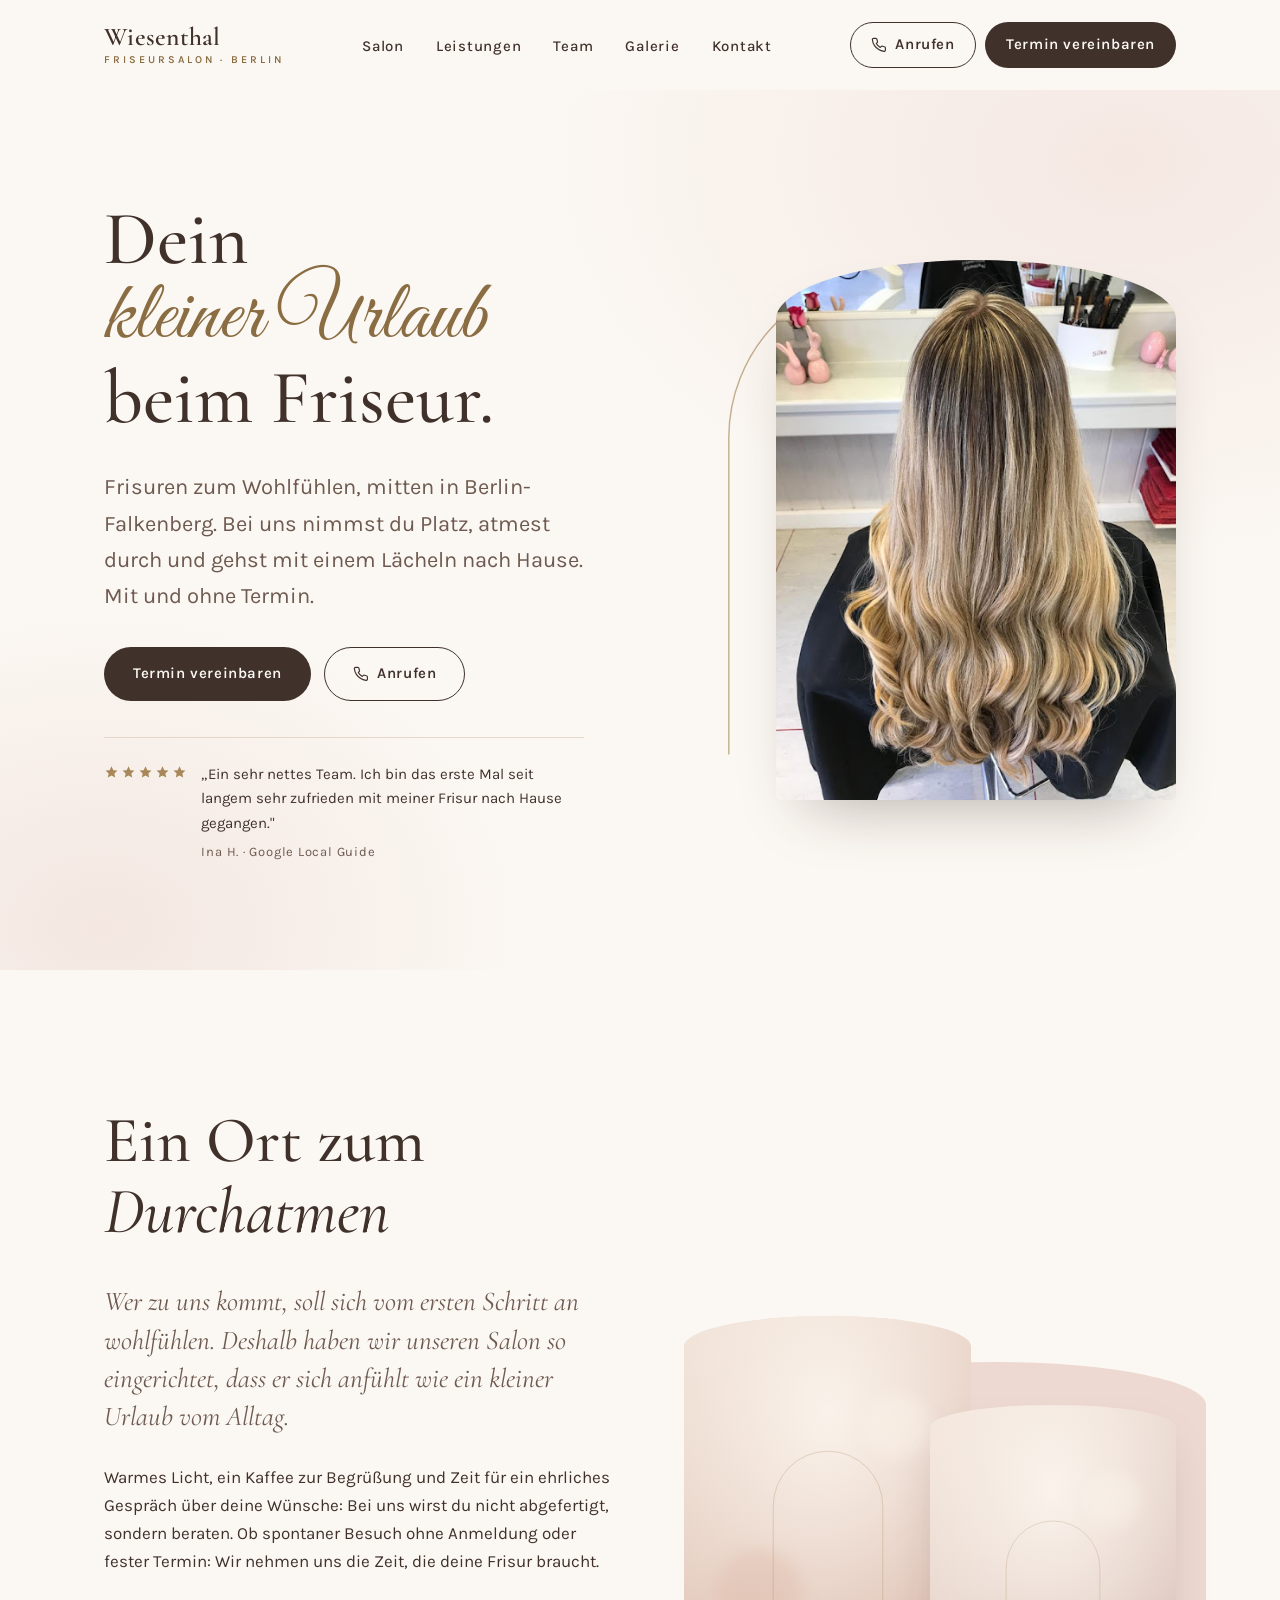
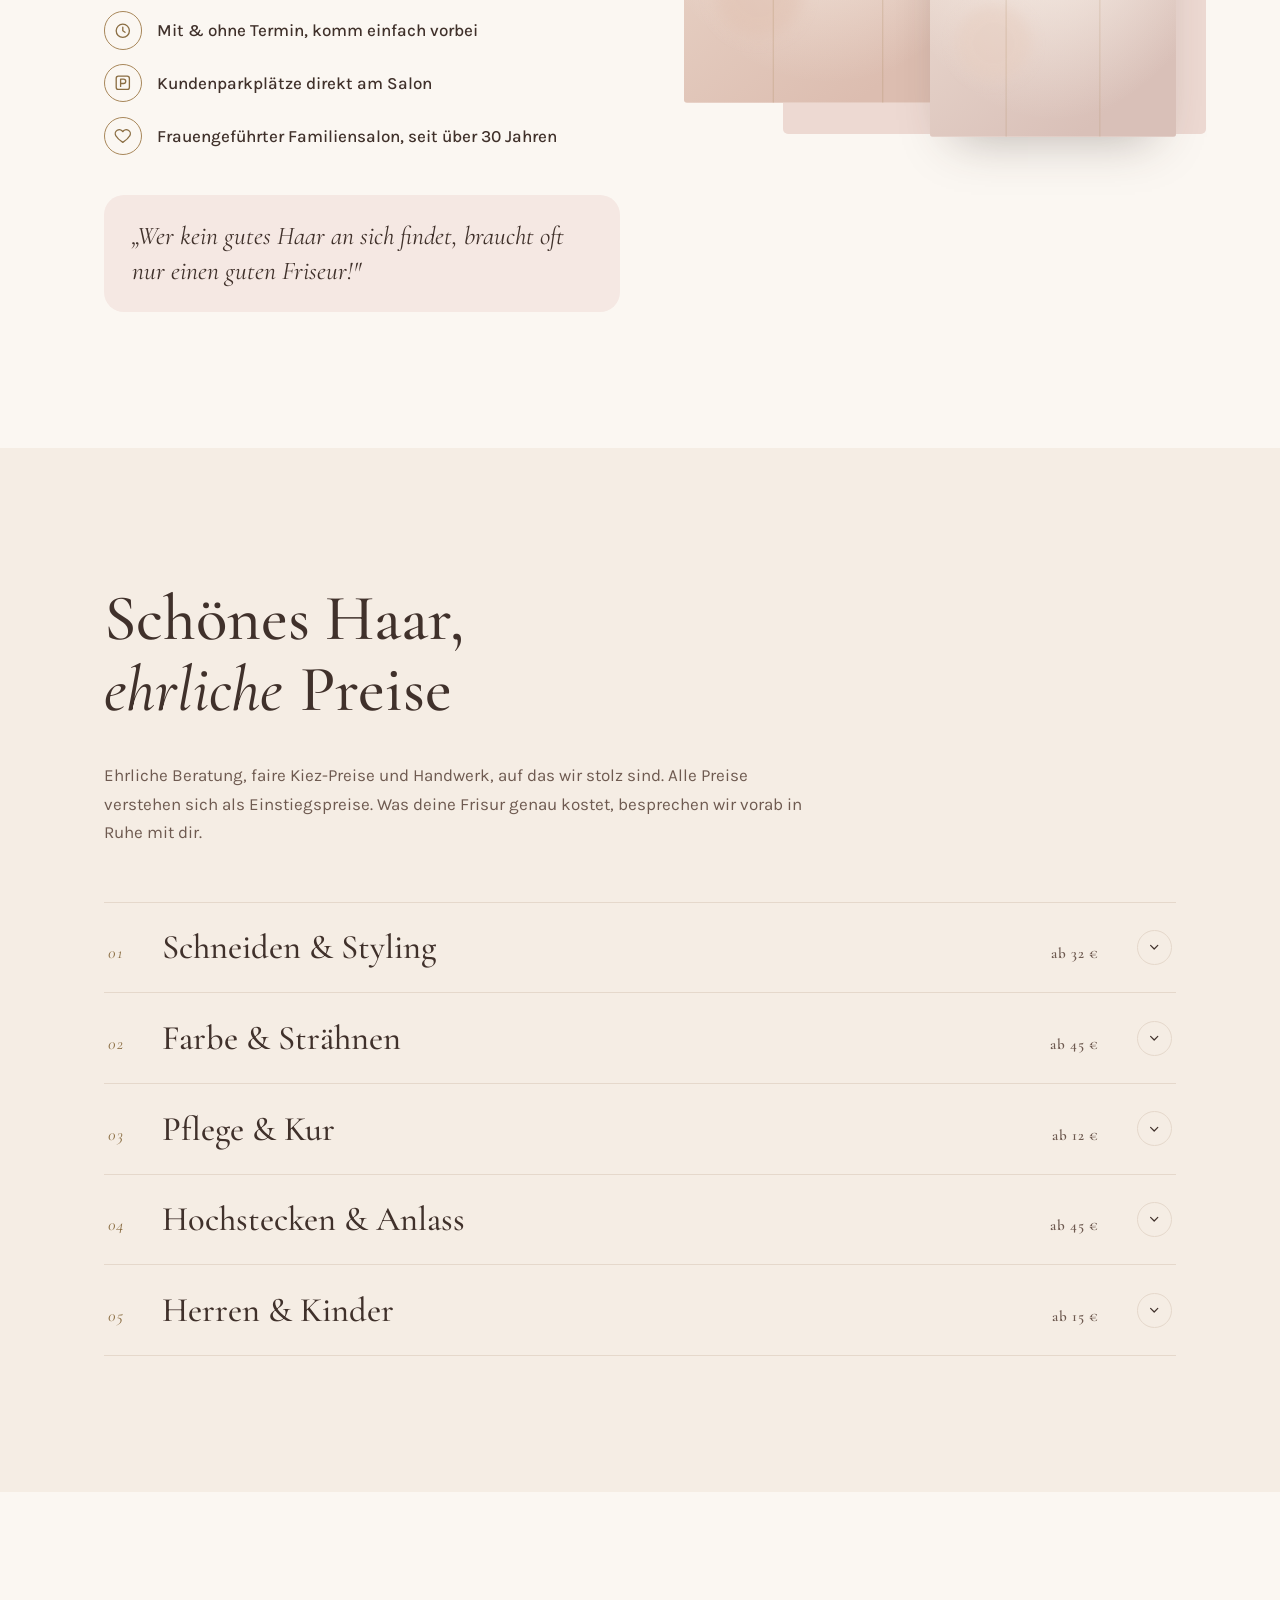
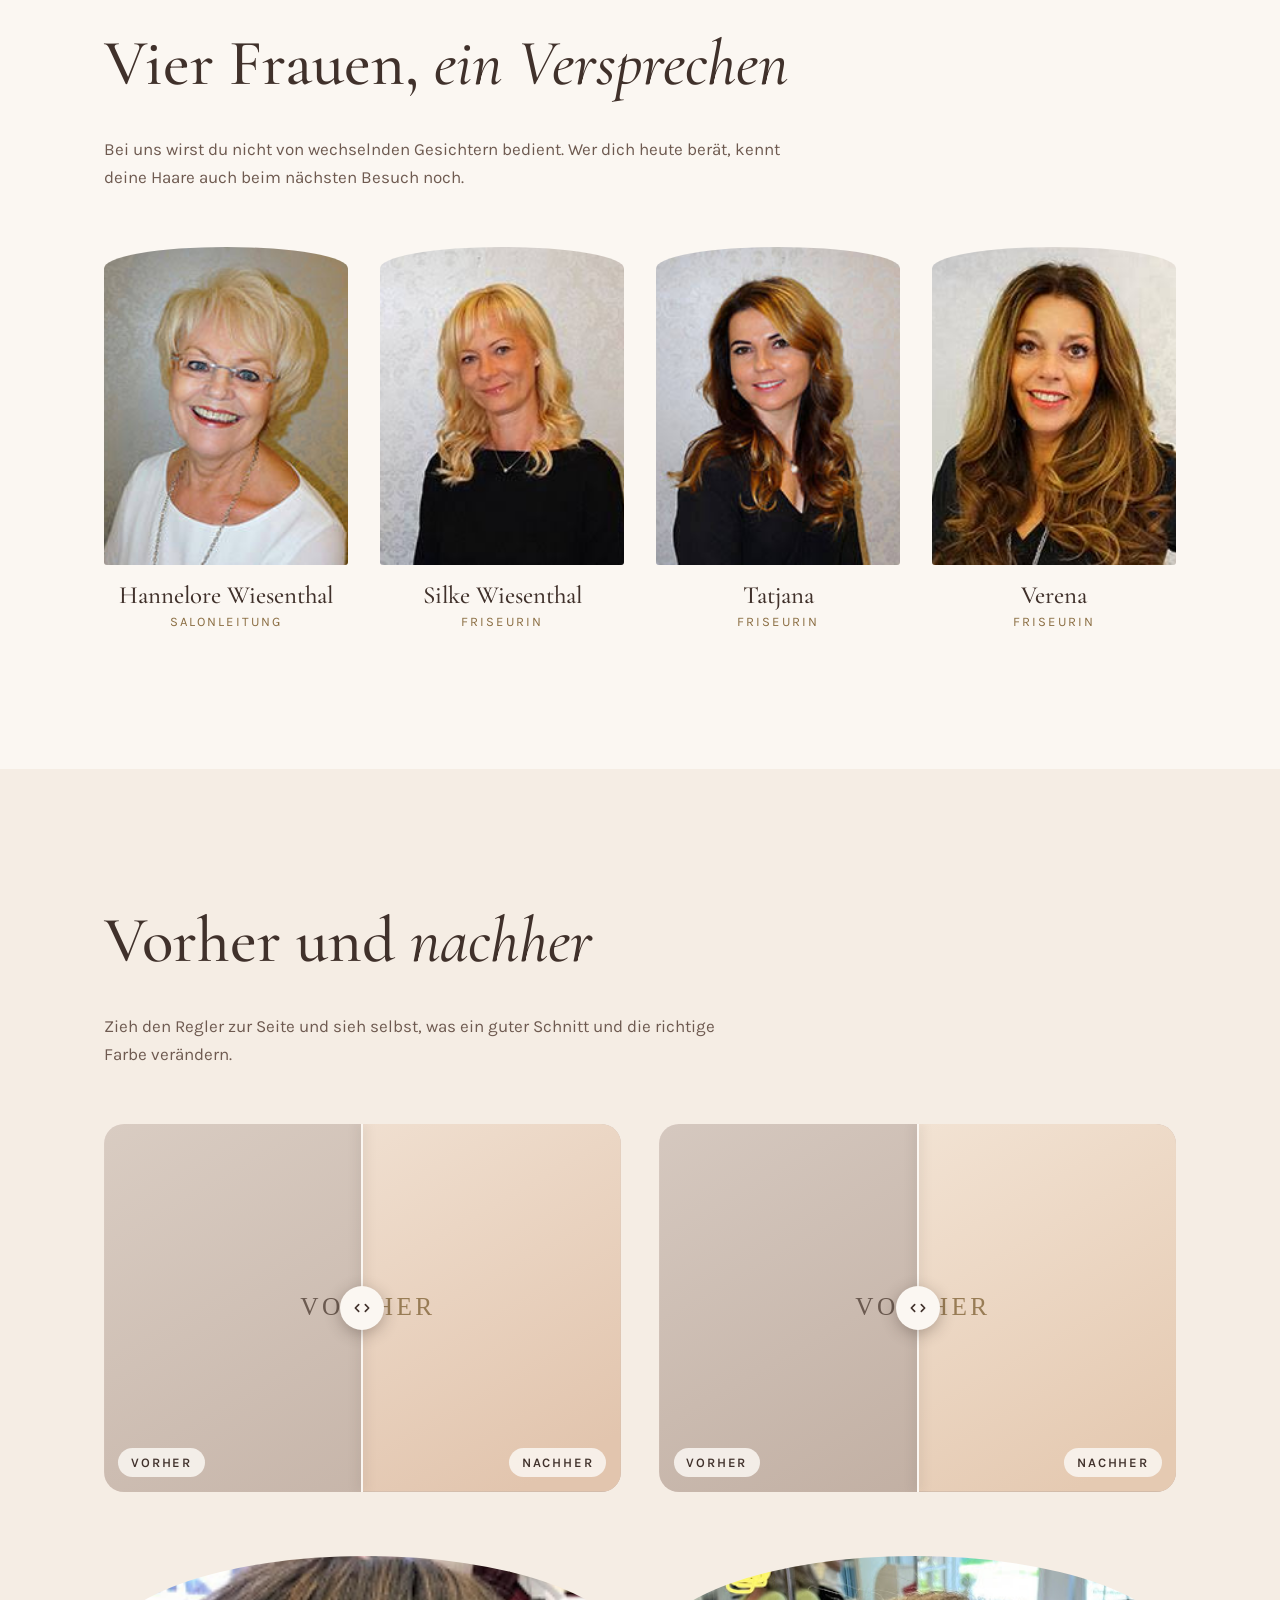
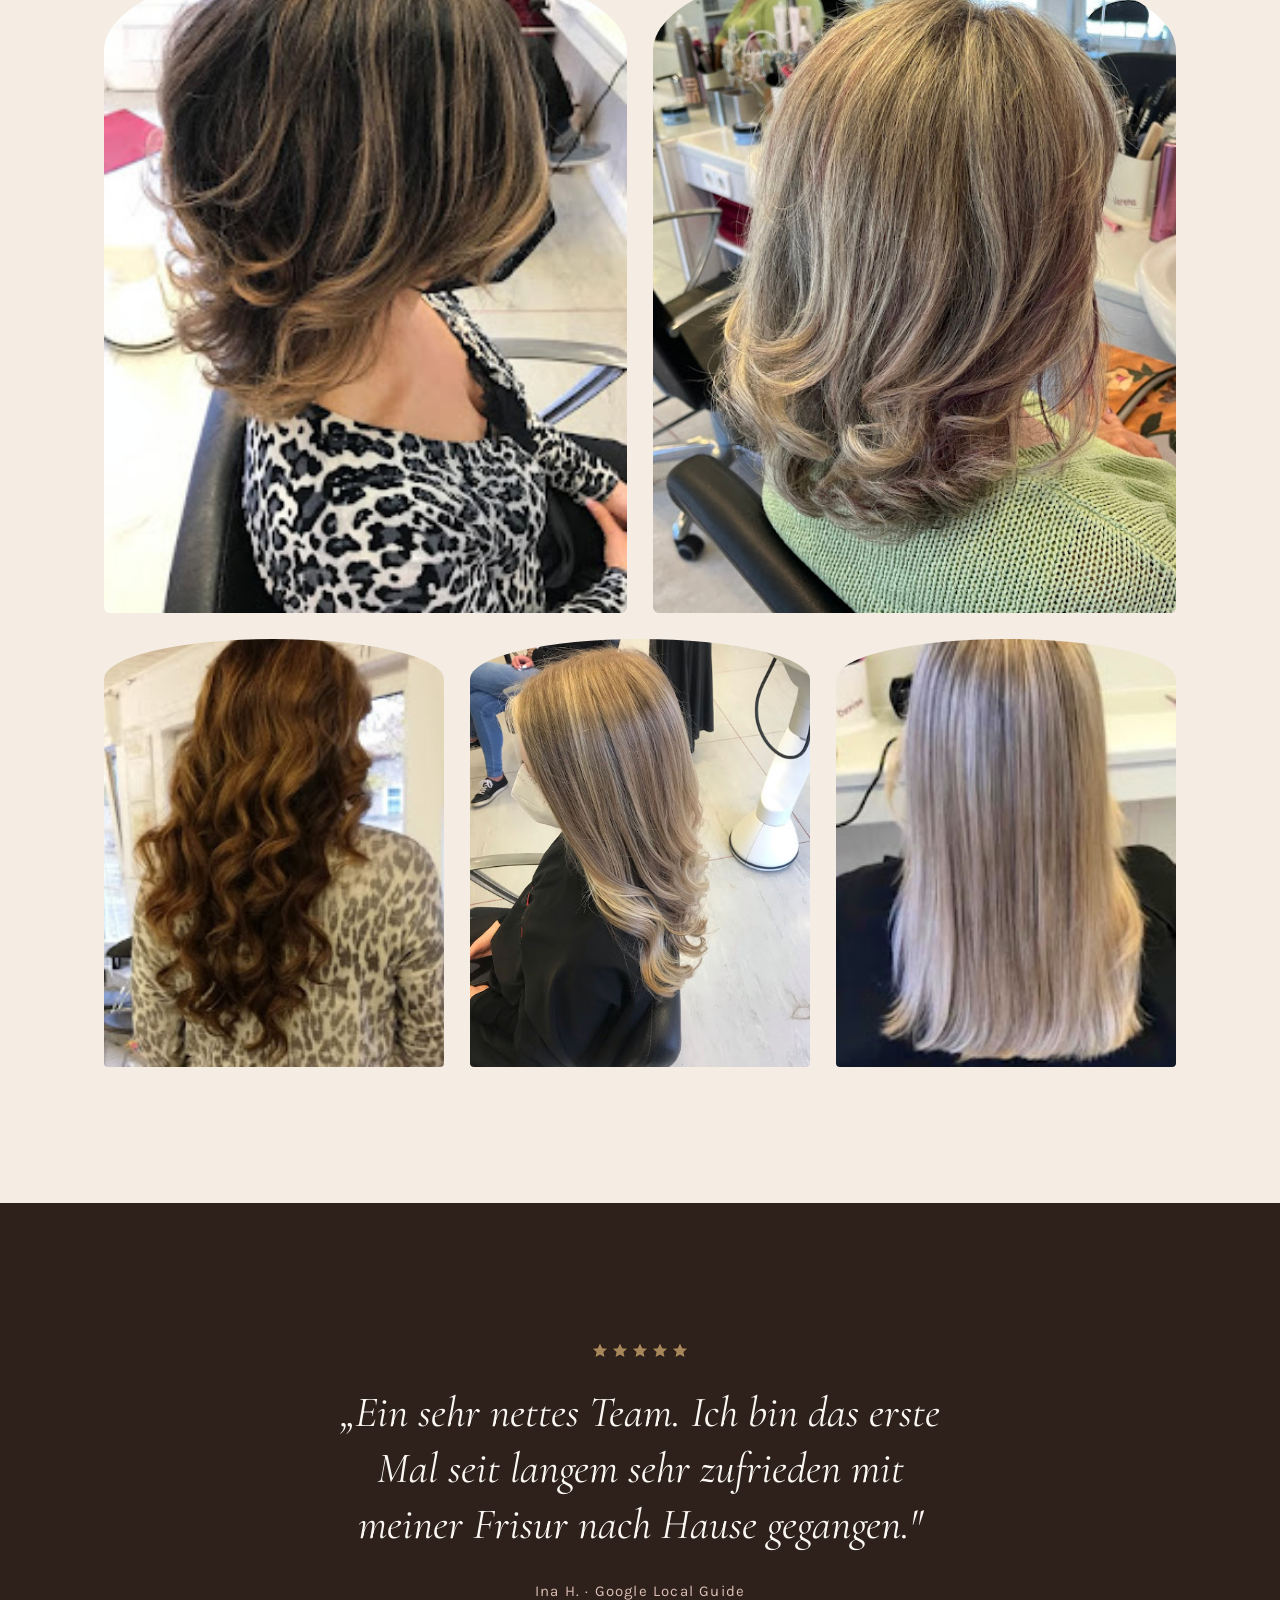
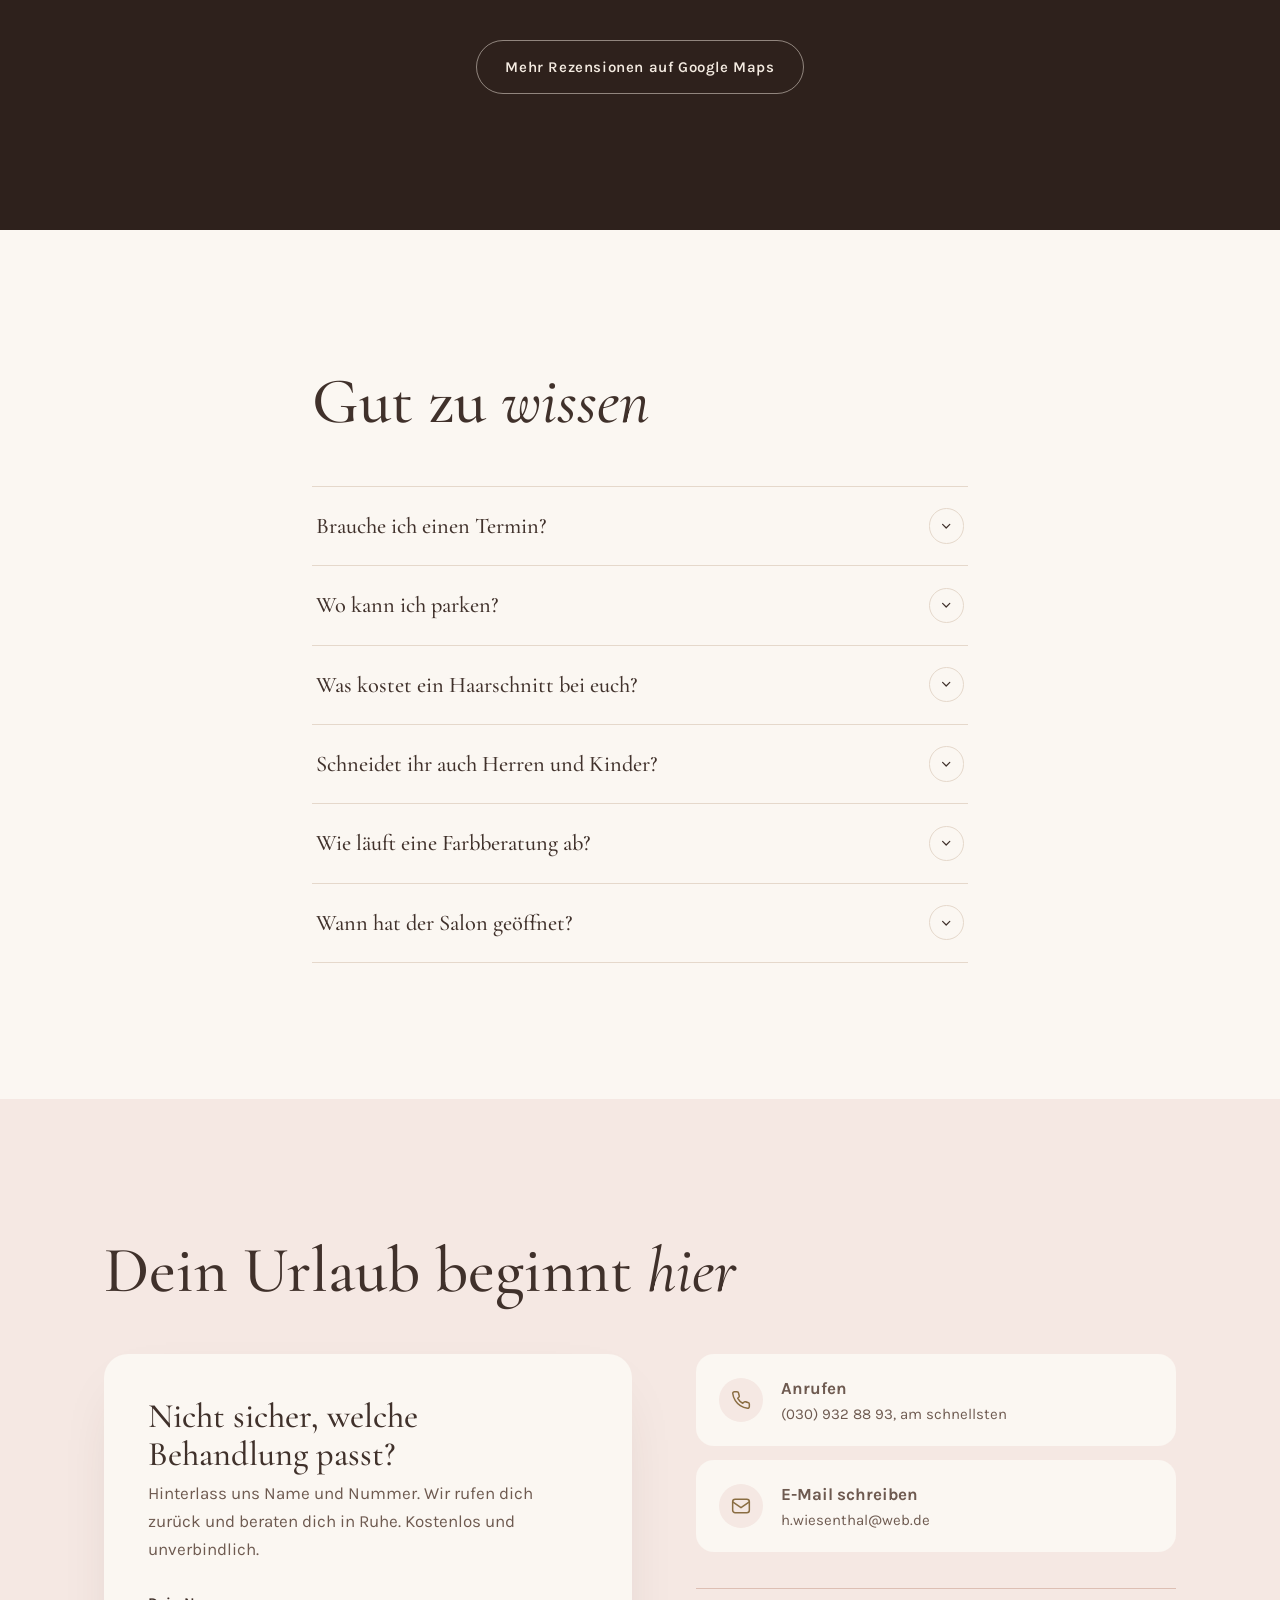
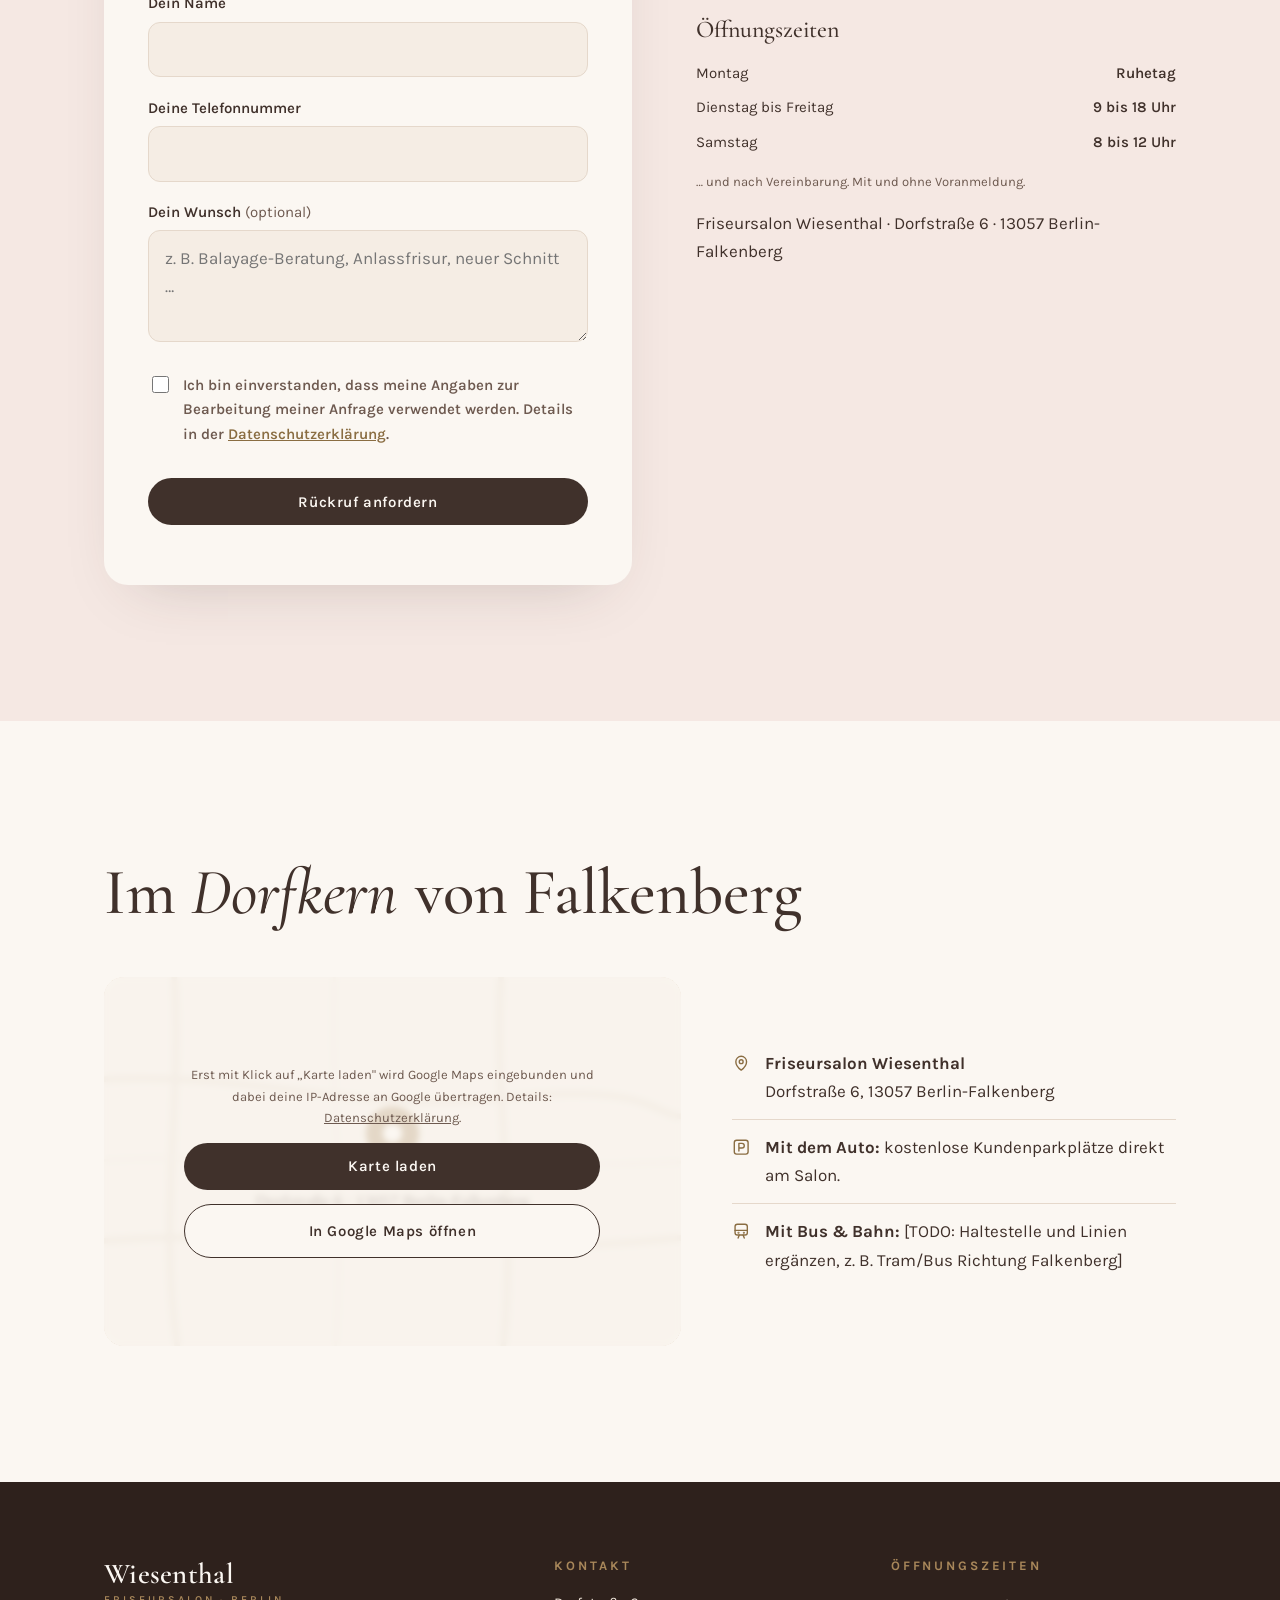
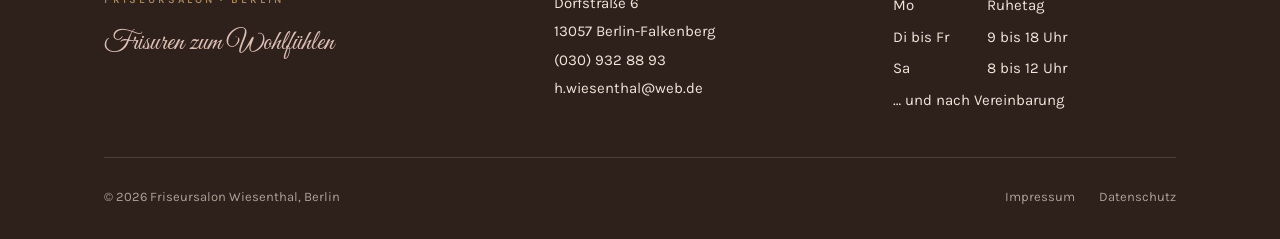
<file: index.html>
<!DOCTYPE html>
<html lang="de" class="no-js">
<head>
  <meta charset="UTF-8">
  <meta name="viewport" content="width=device-width, initial-scale=1.0">

  <title>Friseursalon Wiesenthal: Dein Friseur in Berlin-Falkenberg | Damenfriseur, Farbe &amp; Balayage</title>
  <meta name="description" content="Friseursalon Wiesenthal in Berlin-Falkenberg: Frisuren zum Wohlfühlen für Falkenberg, Hohenschönhausen, Ahrensfelde und Marzahn. Schnitt, Farbe, Strähnen &amp; Balayage. Mit und ohne Termin, Kundenparkplätze direkt am Salon. ☎ (030) 932 88 93">

  <link rel="icon" href="favicon.svg" type="image/svg+xml">
  <link rel="preload" href="assets/fonts/cormorant-var.woff2" as="font" type="font/woff2" crossorigin>
  <link rel="preload" href="assets/fonts/cormorant-italic-var.woff2" as="font" type="font/woff2" crossorigin>
  <link rel="preload" href="assets/fonts/karla-var.woff2" as="font" type="font/woff2" crossorigin>
  <link rel="preload" href="assets/fonts/great-vibes.woff2" as="font" type="font/woff2" crossorigin>
  <link rel="stylesheet" href="css/style.css">

  <!-- Hinweis Datenschutz: Diese Seite setzt keine Cookies und lädt keine externen
       Ressourcen (Fonts self-hosted, Karte nur per Zwei-Klick-Consent).
       Es werden keine Tracking-Dienste eingesetzt → kein Cookie-Banner erforderlich. -->

  <!-- TODO: KLÄREN MIT KUNDIN — exakte Geo-Koordinaten und Google-Maps-Profil-URL prüfen -->
  <script type="application/ld+json">
  {
    "@context": "https://schema.org",
    "@type": "HairSalon",
    "name": "Friseursalon Wiesenthal",
    "slogan": "Frisuren zum Wohlfühlen",
    "url": "https://friseur-wiesenthal.de/",
    "telephone": "+49309328893",
    "email": "h.wiesenthal@web.de",
    "address": {
      "@type": "PostalAddress",
      "streetAddress": "Dorfstraße 6",
      "postalCode": "13057",
      "addressLocality": "Berlin",
      "addressRegion": "Berlin",
      "addressCountry": "DE"
    },
    "geo": {
      "@type": "GeoCoordinates",
      "latitude": 52.5766,
      "longitude": 13.5427
    },
    "areaServed": ["Berlin-Falkenberg", "Hohenschönhausen", "Ahrensfelde", "Marzahn"],
    "openingHoursSpecification": [
      {
        "@type": "OpeningHoursSpecification",
        "dayOfWeek": ["Tuesday", "Wednesday", "Thursday", "Friday"],
        "opens": "09:00",
        "closes": "18:00"
      },
      {
        "@type": "OpeningHoursSpecification",
        "dayOfWeek": "Saturday",
        "opens": "08:00",
        "closes": "12:00"
      }
    ],
    "sameAs": [
      "https://www.google.com/maps/search/?api=1&query=Friseursalon+Wiesenthal+Dorfstra%C3%9Fe+6+13057+Berlin"
    ]
  }
  </script>

  <script>document.documentElement.classList.remove('no-js');</script>
</head>
<body class="is-loading">

  <a class="skip-link" href="#main">Zum Inhalt springen</a>

  <!-- ================= HEADER ================= -->
  <header class="site-header" id="top">
    <div class="wrap header-inner">
      <a class="logo" href="#top" aria-label="Friseursalon Wiesenthal, zurück zum Seitenanfang">
        Wiesenthal
        <span class="logo-sub">Friseursalon · Berlin</span>
      </a>

      <nav class="main-nav" id="main-nav" aria-label="Hauptnavigation">
        <ul>
          <li><a href="#salon">Salon</a></li>
          <li><a href="#leistungen">Leistungen</a></li>
          <li><a href="#team">Team</a></li>
          <li><a href="#galerie">Galerie</a></li>
          <li><a href="#kontakt">Kontakt</a></li>
        </ul>
      </nav>

      <div class="header-ctas">
        <!-- Desktop: Tooltip zeigt die Nummer (Desktop kann nicht anrufen — Nummer muss lesbar sein) -->
        <a class="btn btn--ghost tel-tooltip" href="tel:+49309328893" data-tel="(030) 932 88 93">
          <svg class="icon" viewBox="0 0 24 24" fill="none" stroke="currentColor" stroke-width="1.8" stroke-linecap="round" stroke-linejoin="round" aria-hidden="true"><path d="M22 16.92v3a2 2 0 0 1-2.18 2 19.79 19.79 0 0 1-8.63-3.07 19.5 19.5 0 0 1-6-6 19.79 19.79 0 0 1-3.07-8.67A2 2 0 0 1 4.11 2h3a2 2 0 0 1 2 1.72c.127.96.361 1.903.7 2.81a2 2 0 0 1-.45 2.11L8.09 9.91a16 16 0 0 0 6 6l1.27-1.27a2 2 0 0 1 2.11-.45c.907.339 1.85.573 2.81.7A2 2 0 0 1 22 16.92z"/></svg>
          <span class="btn-label">Anrufen</span>
        </a>
        <!--
          WHATSAPP VORERST DEAKTIVIERT: Die Festnetznummer (030) 932 88 93 ist
          nicht bei WhatsApp registriert; der wa.me-Link führte zur Fehlermeldung.
          TODO: KLÄREN MIT KUNDIN — Nummer bei WhatsApp Business registrieren
          (kostenlose App; Begrüßungs-/Abwesenheitsnachrichten dort unter
          Einstellungen → Unternehmens-Tools) ODER eine WhatsApp-fähige
          Mobilnummer nennen. Danach: Block unten wieder einkommentieren und
          die Nummer in allen wa.me-Links ersetzen (auch Kontakt-Sektion und
          Sticky-Mobile-CTA).

        <a class="btn btn--primary btn--wa" href="https://wa.me/49309328893?text=Hallo!%20Ich%20w%C3%BCrde%20gern%20einen%20Termin%20vereinbaren.%20Mein%20Wunsch%3A%20" target="_blank" rel="noopener">
          <svg class="icon" viewBox="0 0 24 24" fill="currentColor" aria-hidden="true"><path d="M17.472 14.382c-.297-.149-1.758-.867-2.03-.967-.273-.099-.471-.148-.67.15-.197.297-.767.966-.94 1.164-.173.199-.347.223-.644.075-.297-.15-1.255-.463-2.39-1.475-.883-.788-1.48-1.761-1.653-2.059-.173-.297-.018-.458.13-.606.134-.133.297-.347.446-.52.149-.174.198-.298.298-.497.099-.198.05-.371-.025-.52-.075-.149-.669-1.612-.916-2.207-.242-.579-.487-.5-.669-.51-.173-.008-.371-.01-.57-.01-.198 0-.52.074-.792.372-.272.297-1.04 1.016-1.04 2.479 0 1.462 1.065 2.875 1.213 3.074.149.198 2.096 3.2 5.077 4.487.709.306 1.262.489 1.694.625.712.227 1.36.195 1.871.118.571-.085 1.758-.719 2.006-1.413.248-.694.248-1.289.173-1.413-.074-.124-.272-.198-.57-.347m-5.421 7.403h-.004a9.87 9.87 0 0 1-5.031-1.378l-.361-.214-3.741.982.998-3.648-.235-.374a9.86 9.86 0 0 1-1.51-5.26c.001-5.45 4.436-9.884 9.888-9.884 2.64 0 5.122 1.03 6.988 2.898a9.825 9.825 0 0 1 2.893 6.994c-.003 5.45-4.437 9.884-9.885 9.884m8.413-18.297A11.815 11.815 0 0 0 12.05 0C5.495 0 .16 5.335.157 11.892c0 2.096.547 4.142 1.588 5.945L.057 24l6.305-1.654a11.882 11.882 0 0 0 5.683 1.448h.005c6.554 0 11.89-5.335 11.893-11.893a11.821 11.821 0 0 0-3.48-8.413z"/></svg>
          <span class="btn-label">WhatsApp</span>
        </a>
        -->
        <a class="btn btn--primary btn--hide-mobile" href="#kontakt">Termin vereinbaren</a>
        <button class="nav-toggle" type="button" aria-expanded="false" aria-controls="main-nav" aria-label="Menü öffnen">
          <span></span><span></span><span></span>
        </button>
      </div>
    </div>
  </header>

  <main id="main">

    <!-- ================= HERO ================= -->
    <section class="hero" aria-labelledby="hero-title">
      <div class="wrap hero-grid">
        <div class="hero-content">
          <!-- Bewusstes dreizeiliges Poster-Lockup: Serif / Script / Serif -->
          <h1 id="hero-title">
            <span class="hero-seq" style="--seq: 0; display: block">Dein</span>
            <span class="hero-seq script" style="--seq: 1; display: block">kleiner Urlaub</span>
            <span class="hero-seq" style="--seq: 2; display: block">beim Friseur.</span>
          </h1>
          <p class="hero-sub hero-seq" style="--seq: 3">
            Frisuren zum Wohlfühlen, mitten in Berlin-Falkenberg. Bei uns nimmst
            du Platz, atmest durch und gehst mit einem Lächeln nach Hause.
            Mit und ohne Termin.
          </p>
          <div class="hero-ctas hero-seq" style="--seq: 4">
            <!-- Scrollt aktuell zur Kontakt-Sektion; später Buchungs-Widget (siehe Kontakt-Sektion) -->
            <a class="btn btn--primary" href="#kontakt">Termin vereinbaren</a>
            <a class="btn btn--ghost tel-tooltip" href="tel:+49309328893" data-tel="(030) 932 88 93">
              <svg class="icon" viewBox="0 0 24 24" fill="none" stroke="currentColor" stroke-width="1.8" stroke-linecap="round" stroke-linejoin="round" aria-hidden="true"><path d="M22 16.92v3a2 2 0 0 1-2.18 2 19.79 19.79 0 0 1-8.63-3.07 19.5 19.5 0 0 1-6-6 19.79 19.79 0 0 1-3.07-8.67A2 2 0 0 1 4.11 2h3a2 2 0 0 1 2 1.72c.127.96.361 1.903.7 2.81a2 2 0 0 1-.45 2.11L8.09 9.91a16 16 0 0 0 6 6l1.27-1.27a2 2 0 0 1 2.11-.45c.907.339 1.85.573 2.81.7A2 2 0 0 1 22 16.92z"/></svg>
              Anrufen
            </a>
          </div>
          <!-- Echte Google-Rezension als Trust-Element — keine erfundenen Bewertungszahlen -->
          <div class="hero-trust hero-seq" style="--seq: 5">
            <span class="stars" role="img" aria-label="5 von 5 Sternen">
              <svg viewBox="0 0 24 24" aria-hidden="true"><path d="M12 2l2.9 6.26 6.6.71-4.95 4.52 1.36 6.51L12 16.77 6.09 20l1.36-6.51L2.5 8.97l6.6-.71z"/></svg>
              <svg viewBox="0 0 24 24" aria-hidden="true"><path d="M12 2l2.9 6.26 6.6.71-4.95 4.52 1.36 6.51L12 16.77 6.09 20l1.36-6.51L2.5 8.97l6.6-.71z"/></svg>
              <svg viewBox="0 0 24 24" aria-hidden="true"><path d="M12 2l2.9 6.26 6.6.71-4.95 4.52 1.36 6.51L12 16.77 6.09 20l1.36-6.51L2.5 8.97l6.6-.71z"/></svg>
              <svg viewBox="0 0 24 24" aria-hidden="true"><path d="M12 2l2.9 6.26 6.6.71-4.95 4.52 1.36 6.51L12 16.77 6.09 20l1.36-6.51L2.5 8.97l6.6-.71z"/></svg>
              <svg viewBox="0 0 24 24" aria-hidden="true"><path d="M12 2l2.9 6.26 6.6.71-4.95 4.52 1.36 6.51L12 16.77 6.09 20l1.36-6.51L2.5 8.97l6.6-.71z"/></svg>
            </span>
            <blockquote>
              „Ein sehr nettes Team. Ich bin das erste Mal seit langem sehr zufrieden
              mit meiner Frisur nach Hause gegangen."
              <cite>Ina H. · Google Local Guide</cite>
            </blockquote>
          </div>
        </div>

        <!-- Hero-Visual: echte Arbeitsprobe in der Bogen-Maske, ruhiger
             Ken-Burns-Zoom als Ambient-Moment. Die Gold-Linie zeichnet sich
             beim Laden einmal selbst (Signature-Element).
             SPÄTER IDEAL: kurzes, ruhiges Salon-Video (10 bis 20 s, ohne Ton,
             z. B. Schnitt/Föhnen von hinten gefilmt). Einbau an dieser Stelle:
             <video autoplay muted loop playsinline poster="assets/img/gallery-1.jpg"
                    width="468" height="624">
               <source src="assets/video/salon-hero.mp4" type="video/mp4">
             </video>
             statt des <img>-Tags in .hero-arch.
             TODO: KLÄREN MIT KUNDIN — kurzes Handy-Video im Salon drehen? -->
        <div class="hero-visual hero-seq" style="--seq: 2" aria-hidden="true">
          <svg class="hero-arch-line" viewBox="0 0 400 560" fill="none" aria-hidden="true">
            <path pathLength="1" d="M30 560 V230 a170 170 0 0 1 340 0 V560"/>
          </svg>
          <div class="arch hero-arch">
            <img src="assets/img/gallery-1.jpg" alt="" width="468" height="624" fetchpriority="high">
          </div>
        </div>
      </div>
    </section>

    <!-- ================= SALON / ÜBER UNS ================= -->
    <section id="salon" aria-labelledby="salon-title">
      <div class="wrap salon-grid">
        <div class="salon-text reveal">
          <h2 id="salon-title">Ein Ort zum <em>Durchatmen</em></h2>
          <!-- TODO: KLÄREN MIT KUNDIN — Originaltext über die Salongestaltung von der alten
               Seite übernehmen und hier sprachlich poliert einsetzen. Der folgende Text ist
               ein Vorschlag auf Basis der Kernbotschaft „Frisuren zum Wohlfühlen". -->
          <p class="lead">
            Wer zu uns kommt, soll sich vom ersten Schritt an wohlfühlen.
            Deshalb haben wir unseren Salon so eingerichtet, dass er sich
            anfühlt wie ein kleiner Urlaub vom Alltag.
          </p>
          <p>
            Warmes Licht, ein Kaffee zur Begrüßung und Zeit für ein ehrliches
            Gespräch über deine Wünsche: Bei uns wirst du nicht abgefertigt,
            sondern beraten. Ob spontaner Besuch ohne Anmeldung oder fester
            Termin: Wir nehmen uns die Zeit, die deine Frisur braucht.
          </p>
          <ul class="usp-list">
            <li>
              <span class="icon" aria-hidden="true">
                <svg viewBox="0 0 24 24" fill="none" stroke="currentColor" stroke-width="1.8" stroke-linecap="round" stroke-linejoin="round"><circle cx="12" cy="12" r="9"/><path d="M12 7v5l3 2"/></svg>
              </span>
              Mit &amp; ohne Termin, komm einfach vorbei
            </li>
            <li>
              <span class="icon" aria-hidden="true">
                <svg viewBox="0 0 24 24" fill="none" stroke="currentColor" stroke-width="1.8" stroke-linecap="round" stroke-linejoin="round"><rect x="3" y="3" width="18" height="18" rx="3"/><path d="M9 17V7h4a3 3 0 0 1 0 6H9"/></svg>
              </span>
              Kundenparkplätze direkt am Salon
            </li>
            <li>
              <span class="icon" aria-hidden="true">
                <svg viewBox="0 0 24 24" fill="none" stroke="currentColor" stroke-width="1.8" stroke-linecap="round" stroke-linejoin="round"><path d="M12 21s-7-4.5-9.5-9A5.5 5.5 0 0 1 12 6.3 5.5 5.5 0 0 1 21.5 12c-2.5 4.5-9.5 9-9.5 9z"/></svg>
              </span>
              Frauengeführter Familiensalon, seit über 30 Jahren
            </li>
          </ul>
          <div class="motto">
            <p>„Wer kein gutes Haar an sich findet, braucht oft nur einen guten Friseur!"</p>
          </div>
        </div>
        <div class="salon-visual reveal" aria-hidden="true">
          <!-- TODO: KLÄREN MIT KUNDIN — 2–3 echte Salonfotos (Hochformat) für die Bogen-Masken -->
          <div class="arch arch-a"><img src="assets/img/salon-1.svg" alt="" width="800" height="1060" loading="lazy"></div>
          <div class="arch arch-b"><img src="assets/img/salon-2.svg" alt="" width="800" height="1060" loading="lazy"></div>
        </div>
      </div>
    </section>

    <!-- ================= LEISTUNGEN ================= -->
    <section id="leistungen" class="services" aria-labelledby="services-title">
      <div class="wrap">
        <div class="section-intro reveal">
          <h2 id="services-title">Schönes Haar, <em>ehrliche</em> Preise</h2>
          <p>
            Ehrliche Beratung, faire Kiez-Preise und Handwerk, auf das wir stolz
            sind. Alle Preise verstehen sich als Einstiegspreise. Was deine Frisur
            genau kostet, besprechen wir vorab in Ruhe mit dir.
          </p>
        </div>

        <!-- TODO: KLÄREN MIT KUNDIN — komplette Preisliste! Alle Preise unten sind
             realistische Platzhalter und müssen vor Livegang ersetzt werden. -->
        <div class="service-list reveal">

          <div class="service-item">
            <h3 style="margin:0">
              <button class="service-trigger" type="button" aria-expanded="false" aria-controls="service-1">
                <span class="service-no">01</span>
                <span class="service-name">Schneiden &amp; Styling</span>
                <span class="service-price">ab 32&nbsp;€</span>
                <span class="service-chevron" aria-hidden="true">
                  <svg viewBox="0 0 24 24" fill="none" stroke="currentColor" stroke-width="2" stroke-linecap="round" stroke-linejoin="round"><path d="m6 9 6 6 6-6"/></svg>
                </span>
              </button>
            </h3>
            <div class="service-panel" id="service-1">
              <div>
                <div class="service-body">
                  <p>
                    Waschen, Schneiden, Föhnen: abgestimmt auf dein Haar und deinen Alltag.
                    Inklusive Beratung, Kopfmassage beim Waschen und Styling zum Abschluss.
                  </p>
                  <ul>
                    <li>Damenhaarschnitt inkl. Waschen &amp; Föhnen ab 32&nbsp;€</li>
                    <li>Trockenhaarschnitt ab 24&nbsp;€</li>
                    <li>Föhnfrisur / Styling ab 20&nbsp;€</li>
                  </ul>
                </div>
              </div>
            </div>
          </div>

          <div class="service-item">
            <h3 style="margin:0">
              <button class="service-trigger" type="button" aria-expanded="false" aria-controls="service-2">
                <span class="service-no">02</span>
                <span class="service-name">Farbe &amp; Strähnen</span>
                <span class="service-price">ab 45&nbsp;€</span>
                <span class="service-chevron" aria-hidden="true">
                  <svg viewBox="0 0 24 24" fill="none" stroke="currentColor" stroke-width="2" stroke-linecap="round" stroke-linejoin="round"><path d="m6 9 6 6 6-6"/></svg>
                </span>
              </button>
            </h3>
            <div class="service-panel" id="service-2">
              <div>
                <div class="service-body">
                  <p>
                    Von der sanften Auffrischung bis zur Typveränderung: Ansatzfarbe,
                    Komplettfärbung, klassische Strähnen oder natürlich gewachsene
                    Balayage. Immer mit ausführlicher Farbberatung vorab.
                  </p>
                  <ul>
                    <li>Ansatzfarbe ab 45&nbsp;€</li>
                    <li>Komplettfärbung ab 60&nbsp;€</li>
                    <li>Strähnen / Folientechnik ab 65&nbsp;€</li>
                    <li>Balayage inkl. Pflege ab 95&nbsp;€</li>
                  </ul>
                </div>
              </div>
            </div>
          </div>

          <div class="service-item">
            <h3 style="margin:0">
              <button class="service-trigger" type="button" aria-expanded="false" aria-controls="service-3">
                <span class="service-no">03</span>
                <span class="service-name">Pflege &amp; Kur</span>
                <span class="service-price">ab 12&nbsp;€</span>
                <span class="service-chevron" aria-hidden="true">
                  <svg viewBox="0 0 24 24" fill="none" stroke="currentColor" stroke-width="2" stroke-linecap="round" stroke-linejoin="round"><path d="m6 9 6 6 6-6"/></svg>
                </span>
              </button>
            </h3>
            <div class="service-panel" id="service-3">
              <div>
                <div class="service-body">
                  <p>
                    Der Wellness-Teil deines kleinen Urlaubs: Intensivkuren,
                    Kopfhautpflege und Aufbaupflege für strapaziertes Haar,
                    als Extra oder kleine Auszeit zwischendurch.
                  </p>
                  <ul>
                    <li>Intensivkur mit Einwirkzeit ab 12&nbsp;€</li>
                    <li>Aufbaupflege / Repair-Behandlung ab 18&nbsp;€</li>
                  </ul>
                </div>
              </div>
            </div>
          </div>

          <div class="service-item">
            <h3 style="margin:0">
              <button class="service-trigger" type="button" aria-expanded="false" aria-controls="service-4">
                <span class="service-no">04</span>
                <span class="service-name">Hochstecken &amp; Anlass</span>
                <span class="service-price">ab 45&nbsp;€</span>
                <span class="service-chevron" aria-hidden="true">
                  <svg viewBox="0 0 24 24" fill="none" stroke="currentColor" stroke-width="2" stroke-linecap="round" stroke-linejoin="round"><path d="m6 9 6 6 6-6"/></svg>
                </span>
              </button>
            </h3>
            <div class="service-panel" id="service-4">
              <div>
                <div class="service-body">
                  <p>
                    Hochzeit, Jugendweihe, Familienfeier: Wir stecken, flechten und
                    stylen deine Anlassfrisur, auf Wunsch mit Probetermin, damit am
                    großen Tag alles sitzt.
                  </p>
                  <ul>
                    <li>Hochsteckfrisur ab 45&nbsp;€</li>
                    <li>Brautfrisur inkl. Probetermin ab 85&nbsp;€</li>
                  </ul>
                </div>
              </div>
            </div>
          </div>

          <div class="service-item">
            <h3 style="margin:0">
              <button class="service-trigger" type="button" aria-expanded="false" aria-controls="service-5">
                <span class="service-no">05</span>
                <span class="service-name">Herren &amp; Kinder</span>
                <span class="service-price">ab 15&nbsp;€</span>
                <span class="service-chevron" aria-hidden="true">
                  <svg viewBox="0 0 24 24" fill="none" stroke="currentColor" stroke-width="2" stroke-linecap="round" stroke-linejoin="round"><path d="m6 9 6 6 6-6"/></svg>
                </span>
              </button>
            </h3>
            <div class="service-panel" id="service-5">
              <div>
                <div class="service-body">
                  <p>
                    Auch Männer und Kinder sind bei uns herzlich willkommen,
                    unkompliziert, gern auch spontan ohne Termin.
                  </p>
                  <ul>
                    <li>Herrenhaarschnitt ab 18&nbsp;€</li>
                    <li>Kinderhaarschnitt (bis 12 Jahre) ab 15&nbsp;€</li>
                  </ul>
                </div>
              </div>
            </div>
          </div>

        </div>
      </div>
    </section>

    <!-- ================= TEAM ================= -->
    <section id="team" aria-labelledby="team-title">
      <div class="wrap">
        <div class="section-intro reveal">
          <h2 id="team-title">Vier Frauen, <em>ein Versprechen</em></h2>
          <p>
            Bei uns wirst du nicht von wechselnden Gesichtern bedient. Wer dich
            heute berät, kennt deine Haare auch beim nächsten Besuch noch.
          </p>
        </div>

        <!-- TODO: KLÄREN MIT KUNDIN — Zuordnung der Fotos zu den Namen bestätigen
             sowie genaue Rollen/Qualifikationen (Meisterin? Schwerpunkte?) -->
        <div class="team-track reveal" id="team-track">
          <article class="team-card">
            <div class="arch"><img src="assets/img/team-1.jpg" alt="Porträt von Hannelore Wiesenthal" width="250" height="250" loading="lazy"></div>
            <h3 class="team-name">Hannelore Wiesenthal</h3>
            <p class="team-role">Salonleitung</p>
          </article>
          <article class="team-card">
            <div class="arch"><img src="assets/img/team-2.jpg" alt="Porträt von Silke Wiesenthal" width="250" height="250" loading="lazy"></div>
            <h3 class="team-name">Silke Wiesenthal</h3>
            <p class="team-role">Friseurin</p>
          </article>
          <article class="team-card">
            <div class="arch"><img src="assets/img/team-3.jpg" alt="Porträt von Tatjana" width="250" height="250" loading="lazy"></div>
            <h3 class="team-name">Tatjana</h3>
            <p class="team-role">Friseurin</p>
          </article>
          <article class="team-card">
            <div class="arch"><img src="assets/img/team-4.jpg" alt="Porträt von Verena" width="250" height="250" loading="lazy"></div>
            <h3 class="team-name">Verena</h3>
            <p class="team-role">Friseurin</p>
          </article>
        </div>
        <div class="carousel-dots" role="tablist" aria-label="Team durchblättern" data-for="team-track"></div>
      </div>
    </section>

    <!-- ================= GALERIE / VORHER-NACHHER ================= -->
    <section id="galerie" class="gallery" aria-labelledby="gallery-title">
      <div class="wrap">
        <div class="section-intro reveal">
          <h2 id="gallery-title">Vorher und <em>nachher</em></h2>
          <p>Zieh den Regler zur Seite und sieh selbst, was ein guter Schnitt und die richtige Farbe verändern.</p>
        </div>

        <!-- TODO: KLÄREN MIT KUNDIN — echte Vorher/Nachher-Fotos (Einverständnis der
             Kundinnen einholen!). Aktuell Platzhalter. -->
        <div class="ba-grid reveal">
          <div class="ba-slider" data-ba tabindex="0" role="slider" aria-label="Vorher-Nachher-Vergleich 1: Regler mit Pfeiltasten oder Ziehen bewegen" aria-valuemin="0" aria-valuemax="100" aria-valuenow="50">
            <img class="ba-before" src="assets/img/before-1.svg" alt="Vorher: Ausgangsfrisur (Platzhalter, Foto folgt)" width="900" height="640" loading="lazy">
            <img class="ba-after" src="assets/img/after-1.svg" alt="Nachher: fertige Frisur mit frischer Farbe (Platzhalter, Foto folgt)" width="900" height="640" loading="lazy">
            <div class="ba-handle" aria-hidden="true"></div>
            <span class="ba-label ba-label--before" aria-hidden="true">Vorher</span>
            <span class="ba-label ba-label--after" aria-hidden="true">Nachher</span>
          </div>
          <div class="ba-slider" data-ba tabindex="0" role="slider" aria-label="Vorher-Nachher-Vergleich 2: Regler mit Pfeiltasten oder Ziehen bewegen" aria-valuemin="0" aria-valuemax="100" aria-valuenow="50">
            <img class="ba-before" src="assets/img/before-2.svg" alt="Vorher: Ausgangsfrisur (Platzhalter, Foto folgt)" width="900" height="640" loading="lazy">
            <img class="ba-after" src="assets/img/after-2.svg" alt="Nachher: fertige Frisur mit neuem Schnitt (Platzhalter, Foto folgt)" width="900" height="640" loading="lazy">
            <div class="ba-handle" aria-hidden="true"></div>
            <span class="ba-label ba-label--before" aria-hidden="true">Vorher</span>
            <span class="ba-label ba-label--after" aria-hidden="true">Nachher</span>
          </div>
        </div>

        <!-- Echte Arbeitsproben aus dem Salon (von der Kundin bereitgestellt) -->
        <!-- 5 Bilder als 2+3-Komposition; die sechste Arbeit (lange Balayage)
             trägt den Hero -->
        <div class="gallery-grid reveal">
          <div class="arch"><img src="assets/img/gallery-2.jpg" alt="Arbeitsprobe: kinnlanger Bob mit Karamell-Strähnen" width="224" height="298" loading="lazy"></div>
          <div class="arch"><img src="assets/img/gallery-3.jpg" alt="Arbeitsprobe: schulterlanges aschblondes Haar mit Strähnen und weichen Wellen" width="480" height="624" loading="lazy"></div>
          <div class="arch"><img src="assets/img/gallery-4.jpg" alt="Arbeitsprobe: lange braune Locken" width="178" height="223" loading="lazy"></div>
          <div class="arch"><img src="assets/img/gallery-5.jpg" alt="Arbeitsprobe: blonde Balayage mit sanften Locken" width="468" height="624" loading="lazy"></div>
          <div class="arch"><img src="assets/img/gallery-6.jpg" alt="Arbeitsprobe: glattes silberblondes Haar mit feinen Strähnen" width="178" height="297" loading="lazy"></div>
        </div>
      </div>
    </section>

    <!-- ================= STIMMEN / GOOGLE ================= -->
    <section class="voices" aria-labelledby="voices-title">
      <div class="wrap reveal">
        <h2 id="voices-title" style="position:absolute; width:1px; height:1px; overflow:hidden; clip-path:inset(50%)">Kundenstimmen</h2>
        <!-- Struktur bewusst als Liste angelegt: weitere echte Google-Rezensionen können
             hier später einfach als zusätzliche <figure class="big-quote"> ergänzt werden. -->
        <figure class="big-quote">
          <span class="stars" role="img" aria-label="5 von 5 Sternen">
            <svg viewBox="0 0 24 24" aria-hidden="true"><path d="M12 2l2.9 6.26 6.6.71-4.95 4.52 1.36 6.51L12 16.77 6.09 20l1.36-6.51L2.5 8.97l6.6-.71z"/></svg>
            <svg viewBox="0 0 24 24" aria-hidden="true"><path d="M12 2l2.9 6.26 6.6.71-4.95 4.52 1.36 6.51L12 16.77 6.09 20l1.36-6.51L2.5 8.97l6.6-.71z"/></svg>
            <svg viewBox="0 0 24 24" aria-hidden="true"><path d="M12 2l2.9 6.26 6.6.71-4.95 4.52 1.36 6.51L12 16.77 6.09 20l1.36-6.51L2.5 8.97l6.6-.71z"/></svg>
            <svg viewBox="0 0 24 24" aria-hidden="true"><path d="M12 2l2.9 6.26 6.6.71-4.95 4.52 1.36 6.51L12 16.77 6.09 20l1.36-6.51L2.5 8.97l6.6-.71z"/></svg>
            <svg viewBox="0 0 24 24" aria-hidden="true"><path d="M12 2l2.9 6.26 6.6.71-4.95 4.52 1.36 6.51L12 16.77 6.09 20l1.36-6.51L2.5 8.97l6.6-.71z"/></svg>
          </span>
          <blockquote>
            <p>
              „Ein sehr nettes Team. Ich bin das erste Mal seit langem
              sehr zufrieden mit meiner Frisur nach Hause gegangen."
            </p>
          </blockquote>
          <figcaption><cite>Ina H. · Google Local Guide</cite></figcaption>
        </figure>
        <!-- TODO: KLÄREN MIT KUNDIN — exakte Google-Maps-Profil-URL des Salons einsetzen -->
        <a class="btn btn--ghost" href="https://www.google.com/maps/search/?api=1&amp;query=Friseursalon+Wiesenthal+Dorfstra%C3%9Fe+6+13057+Berlin" target="_blank" rel="noopener">
          Mehr Rezensionen auf Google Maps
        </a>
      </div>
    </section>

    <!-- ================= FAQ ================= -->
    <section class="faq" aria-labelledby="faq-title">
      <div class="wrap reveal">
        <h2 id="faq-title">Gut zu <em>wissen</em></h2>

        <div class="faq-list">
          <div class="faq-item">
            <h3 style="margin:0">
              <button class="faq-trigger" type="button" aria-expanded="false" aria-controls="faq-1">
                Brauche ich einen Termin?
                <span class="service-chevron" aria-hidden="true"><svg viewBox="0 0 24 24" fill="none" stroke="currentColor" stroke-width="2" stroke-linecap="round" stroke-linejoin="round"><path d="m6 9 6 6 6-6"/></svg></span>
              </button>
            </h3>
            <div class="faq-panel" id="faq-1"><div><div class="faq-body">
              <p>
                Nein, bei uns geht beides. Du kannst spontan vorbeikommen oder dir
                telefonisch einen festen Termin sichern. Für
                Farbbehandlungen und Anlassfrisuren empfehlen wir eine Anmeldung,
                damit wir genug Zeit für dich einplanen können.
              </p>
            </div></div></div>
          </div>

          <div class="faq-item">
            <h3 style="margin:0">
              <button class="faq-trigger" type="button" aria-expanded="false" aria-controls="faq-2">
                Wo kann ich parken?
                <span class="service-chevron" aria-hidden="true"><svg viewBox="0 0 24 24" fill="none" stroke="currentColor" stroke-width="2" stroke-linecap="round" stroke-linejoin="round"><path d="m6 9 6 6 6-6"/></svg></span>
              </button>
            </h3>
            <div class="faq-panel" id="faq-2"><div><div class="faq-body">
              <p>
                Direkt am Salon: Wir haben eigene Kundenparkplätze in der
                Dorfstraße 6. Du musst also nicht suchen und nichts bezahlen.
              </p>
            </div></div></div>
          </div>

          <div class="faq-item">
            <h3 style="margin:0">
              <button class="faq-trigger" type="button" aria-expanded="false" aria-controls="faq-3">
                Was kostet ein Haarschnitt bei euch?
                <span class="service-chevron" aria-hidden="true"><svg viewBox="0 0 24 24" fill="none" stroke="currentColor" stroke-width="2" stroke-linecap="round" stroke-linejoin="round"><path d="m6 9 6 6 6-6"/></svg></span>
              </button>
            </h3>
            <div class="faq-panel" id="faq-3"><div><div class="faq-body">
              <!-- TODO: KLÄREN MIT KUNDIN — Preisangabe an echte Preisliste anpassen -->
              <p>
                Ein Damenhaarschnitt inklusive Waschen und Föhnen beginnt bei uns
                bei etwa 32&nbsp;€. Den genauen Preis nennen wir dir vor der
                Behandlung, abhängig von Haarlänge und Aufwand. Ohne Überraschungen
                an der Kasse.
              </p>
            </div></div></div>
          </div>

          <div class="faq-item">
            <h3 style="margin:0">
              <button class="faq-trigger" type="button" aria-expanded="false" aria-controls="faq-4">
                Schneidet ihr auch Herren und Kinder?
                <span class="service-chevron" aria-hidden="true"><svg viewBox="0 0 24 24" fill="none" stroke="currentColor" stroke-width="2" stroke-linecap="round" stroke-linejoin="round"><path d="m6 9 6 6 6-6"/></svg></span>
              </button>
            </h3>
            <div class="faq-panel" id="faq-4"><div><div class="faq-body">
              <p>
                Ja, sehr gern! Herren- und Kinderhaarschnitte gehören fest zu unserem
                Angebot, unkompliziert und gern auch ohne Voranmeldung.
              </p>
            </div></div></div>
          </div>

          <div class="faq-item">
            <h3 style="margin:0">
              <button class="faq-trigger" type="button" aria-expanded="false" aria-controls="faq-5">
                Wie läuft eine Farbberatung ab?
                <span class="service-chevron" aria-hidden="true"><svg viewBox="0 0 24 24" fill="none" stroke="currentColor" stroke-width="2" stroke-linecap="round" stroke-linejoin="round"><path d="m6 9 6 6 6-6"/></svg></span>
              </button>
            </h3>
            <div class="faq-panel" id="faq-5"><div><div class="faq-body">
              <p>
                Vor jeder Farbbehandlung schauen wir uns gemeinsam dein Haar an:
                Ausgangsfarbe, Haarzustand, dein Wunschbild, gern auch anhand von
                Fotos, die du mitbringst. Wir sagen dir ehrlich, was in einer Sitzung
                machbar ist, was dein Haar schont und was es kostet. Erst dann geht's los.
              </p>
            </div></div></div>
          </div>

          <div class="faq-item">
            <h3 style="margin:0">
              <button class="faq-trigger" type="button" aria-expanded="false" aria-controls="faq-6">
                Wann hat der Salon geöffnet?
                <span class="service-chevron" aria-hidden="true"><svg viewBox="0 0 24 24" fill="none" stroke="currentColor" stroke-width="2" stroke-linecap="round" stroke-linejoin="round"><path d="m6 9 6 6 6-6"/></svg></span>
              </button>
            </h3>
            <div class="faq-panel" id="faq-6"><div><div class="faq-body">
              <p>
                Dienstag bis Freitag von 9 bis 18 Uhr und Samstag von 8 bis 12 Uhr,
                außerdem nach Vereinbarung. Montag ist unser Ruhetag.
              </p>
            </div></div></div>
          </div>
        </div>
      </div>
    </section>

    <!-- ================= KONTAKT / BUCHUNG ================= -->
    <section id="kontakt" class="contact" aria-labelledby="contact-title">
      <!--
        VORBEREITUNG ONLINE-BUCHUNG:
        Wenn die Kundin später ein Buchungs-Widget nutzen möchte (z. B. Planity,
        Treatwell oder Calendly), wird das Embed hier — oberhalb der .contact-grid —
        eingesetzt und die „Termin vereinbaren"-CTAs behalten ihr #kontakt-Ziel.
        Beispiel (auskommentiert):
        <div id="booking-widget">
          <iframe src="https://…" title="Online-Terminbuchung" loading="lazy"></iframe>
        </div>
        Wichtig: Vorher Datenschutzerklärung um den Anbieter ergänzen!
        Bewusst KEINE Fake-Buchungsmaske eingebaut, die nichts abschickt.
      -->
      <div class="wrap">
        <div class="reveal" style="max-width: 44rem; margin-bottom: 3rem">
          <h2 id="contact-title">Dein Urlaub beginnt <em>hier</em></h2>
        </div>

        <div class="contact-grid">
          <div class="callback-card reveal">
            <h3>Nicht sicher, welche Behandlung passt?</h3>
            <p>
              Hinterlass uns Name und Nummer. Wir rufen dich zurück und
              beraten dich in Ruhe. Kostenlos und unverbindlich.
            </p>
            <form id="callback-form" novalidate>
              <div class="field">
                <label for="cb-name">Dein Name</label>
                <input type="text" id="cb-name" name="name" autocomplete="name" required>
                <p class="error-msg" id="cb-name-error">Bitte gib deinen Namen an.</p>
              </div>
              <div class="field">
                <label for="cb-tel">Deine Telefonnummer</label>
                <input type="tel" id="cb-tel" name="tel" autocomplete="tel" inputmode="tel" required>
                <p class="error-msg" id="cb-tel-error">Bitte gib eine gültige Telefonnummer an.</p>
              </div>
              <div class="field">
                <label for="cb-wish">Dein Wunsch <span style="font-weight:400; color:var(--espresso-soft)">(optional)</span></label>
                <textarea id="cb-wish" name="wish" rows="3" placeholder="z. B. Balayage-Beratung, Anlassfrisur, neuer Schnitt …"></textarea>
              </div>
              <div class="consent field">
                <input type="checkbox" id="cb-consent" name="consent" required>
                <label for="cb-consent">
                  Ich bin einverstanden, dass meine Angaben zur Bearbeitung meiner
                  Anfrage verwendet werden. Details in der
                  <a href="datenschutz.html">Datenschutzerklärung</a>.
                </label>
              </div>
              <button class="btn btn--primary" type="submit" style="width:100%">Rückruf anfordern</button>
              <p class="form-status" id="form-status" role="status" aria-live="polite"></p>
            </form>
          </div>

          <div class="reveal">
            <div class="contact-ways">
              <a class="contact-way tel-tooltip" href="tel:+49309328893" data-tel="(030) 932 88 93">
                <span class="icon" aria-hidden="true">
                  <svg viewBox="0 0 24 24" fill="none" stroke="currentColor" stroke-width="1.8" stroke-linecap="round" stroke-linejoin="round"><path d="M22 16.92v3a2 2 0 0 1-2.18 2 19.79 19.79 0 0 1-8.63-3.07 19.5 19.5 0 0 1-6-6 19.79 19.79 0 0 1-3.07-8.67A2 2 0 0 1 4.11 2h3a2 2 0 0 1 2 1.72c.127.96.361 1.903.7 2.81a2 2 0 0 1-.45 2.11L8.09 9.91a16 16 0 0 0 6 6l1.27-1.27a2 2 0 0 1 2.11-.45c.907.339 1.85.573 2.81.7A2 2 0 0 1 22 16.92z"/></svg>
                </span>
                <span>
                  <strong>Anrufen</strong>
                  <span>(030) 932 88 93, am schnellsten</span>
                </span>
              </a>
              <!-- WHATSAPP VORERST DEAKTIVIERT (Nummer nicht bei WhatsApp registriert,
                   siehe TODO im Header). Zum Reaktivieren einkommentieren:

              <a class="contact-way" href="https://wa.me/49309328893?text=Hallo!%20Ich%20w%C3%BCrde%20gern%20einen%20Termin%20vereinbaren.%20Mein%20Wunsch%3A%20" target="_blank" rel="noopener">
                <span class="icon" aria-hidden="true">
                  <svg viewBox="0 0 24 24" fill="currentColor"><path d="M17.472 14.382c-.297-.149-1.758-.867-2.03-.967-.273-.099-.471-.148-.67.15-.197.297-.767.966-.94 1.164-.173.199-.347.223-.644.075-.297-.15-1.255-.463-2.39-1.475-.883-.788-1.48-1.761-1.653-2.059-.173-.297-.018-.458.13-.606.134-.133.297-.347.446-.52.149-.174.198-.298.298-.497.099-.198.05-.371-.025-.52-.075-.149-.669-1.612-.916-2.207-.242-.579-.487-.5-.669-.51-.173-.008-.371-.01-.57-.01-.198 0-.52.074-.792.372-.272.297-1.04 1.016-1.04 2.479 0 1.462 1.065 2.875 1.213 3.074.149.198 2.096 3.2 5.077 4.487.709.306 1.262.489 1.694.625.712.227 1.36.195 1.871.118.571-.085 1.758-.719 2.006-1.413.248-.694.248-1.289.173-1.413-.074-.124-.272-.198-.57-.347m-5.421 7.403h-.004a9.87 9.87 0 0 1-5.031-1.378l-.361-.214-3.741.982.998-3.648-.235-.374a9.86 9.86 0 0 1-1.51-5.26c.001-5.45 4.436-9.884 9.888-9.884 2.64 0 5.122 1.03 6.988 2.898a9.825 9.825 0 0 1 2.893 6.994c-.003 5.45-4.437 9.884-9.885 9.884m8.413-18.297A11.815 11.815 0 0 0 12.05 0C5.495 0 .16 5.335.157 11.892c0 2.096.547 4.142 1.588 5.945L.057 24l6.305-1.654a11.882 11.882 0 0 0 5.683 1.448h.005c6.554 0 11.89-5.335 11.893-11.893a11.821 11.821 0 0 0-3.48-8.413z"/></svg>
                </span>
                <span>
                  <strong>WhatsApp schreiben</strong>
                  <span>Wir antworten so schnell wie möglich</span>
                </span>
              </a>
              -->
              <a class="contact-way" href="mailto:h.wiesenthal@web.de?subject=Terminanfrage%20Friseursalon%20Wiesenthal">
                <span class="icon" aria-hidden="true">
                  <svg viewBox="0 0 24 24" fill="none" stroke="currentColor" stroke-width="1.8" stroke-linecap="round" stroke-linejoin="round"><rect x="2" y="4" width="20" height="16" rx="3"/><path d="m2 7 10 7L22 7"/></svg>
                </span>
                <span>
                  <strong>E-Mail schreiben</strong>
                  <span>h.wiesenthal@web.de</span>
                </span>
              </a>
            </div>

            <div class="hours-card">
              <h3>Öffnungszeiten</h3>
              <table class="hours-table">
                <tr><td>Montag</td><td>Ruhetag</td></tr>
                <tr><td>Dienstag bis Freitag</td><td>9 bis 18 Uhr</td></tr>
                <tr><td>Samstag</td><td>8 bis 12 Uhr</td></tr>
              </table>
              <p class="hours-note">… und nach Vereinbarung. Mit und ohne Voranmeldung.</p>
              <address style="font-style:normal; margin-top:1rem">
                Friseursalon Wiesenthal · Dorfstraße 6 · 13057 Berlin-Falkenberg
              </address>
            </div>
          </div>
        </div>
      </div>
    </section>

    <!-- ================= ANFAHRT ================= -->
    <section id="anfahrt" aria-labelledby="route-title">
      <div class="wrap">
        <div class="reveal" style="max-width: 44rem; margin-bottom: 3rem">
          <h2 id="route-title">Im <em>Dorfkern</em> von Falkenberg</h2>
        </div>
        <div class="route-grid">
          <!-- Google Maps DSGVO-konform: Karte lädt erst nach aktiver Einwilligung (Zwei-Klick) -->
          <div class="map-consent reveal" id="map-consent">
            <img src="assets/img/map-preview.svg" alt="Stilisierte Kartenvorschau: Dorfstraße 6, 13057 Berlin-Falkenberg" width="1000" height="640" loading="lazy">
            <div class="map-overlay">
              <p>
                Erst mit Klick auf „Karte laden" wird Google Maps eingebunden und
                dabei deine IP-Adresse an Google übertragen.
                Details: <a href="datenschutz.html">Datenschutzerklärung</a>.
              </p>
              <button class="btn btn--primary" type="button" id="map-load">Karte laden</button>
              <a class="btn btn--ghost" href="https://www.google.com/maps/search/?api=1&amp;query=Friseursalon+Wiesenthal+Dorfstra%C3%9Fe+6+13057+Berlin" target="_blank" rel="noopener" style="background:var(--porzellan)">In Google Maps öffnen</a>
            </div>
          </div>
          <div class="route-info reveal">
            <div class="route-line">
              <span class="icon" aria-hidden="true"><svg viewBox="0 0 24 24" fill="none" stroke="currentColor" stroke-width="1.8" stroke-linecap="round" stroke-linejoin="round"><path d="M12 21s-7-5.1-7-11a7 7 0 0 1 14 0c0 5.9-7 11-7 11z"/><circle cx="12" cy="10" r="2.5"/></svg></span>
              <address>
                <strong>Friseursalon Wiesenthal</strong><br>
                Dorfstraße 6, 13057 Berlin-Falkenberg
              </address>
            </div>
            <div class="route-line">
              <span class="icon" aria-hidden="true"><svg viewBox="0 0 24 24" fill="none" stroke="currentColor" stroke-width="1.8" stroke-linecap="round" stroke-linejoin="round"><rect x="3" y="3" width="18" height="18" rx="3"/><path d="M9 17V7h4a3 3 0 0 1 0 6H9"/></svg></span>
              <p style="margin:0"><strong>Mit dem Auto:</strong> kostenlose Kundenparkplätze direkt am Salon.</p>
            </div>
            <div class="route-line">
              <span class="icon" aria-hidden="true"><svg viewBox="0 0 24 24" fill="none" stroke="currentColor" stroke-width="1.8" stroke-linecap="round" stroke-linejoin="round"><rect x="4" y="3" width="16" height="14" rx="3"/><path d="M4 11h16M8 21l1.5-4M16 21l-1.5-4"/><circle cx="8.5" cy="14" r=".5"/><circle cx="15.5" cy="14" r=".5"/></svg></span>
              <!-- TODO: KLÄREN MIT KUNDIN — nächstgelegene Tram-/Bus-Haltestelle und Linien -->
              <p style="margin:0"><strong>Mit Bus &amp; Bahn:</strong> [TODO: Haltestelle und Linien ergänzen, z. B. Tram/Bus Richtung Falkenberg]</p>
            </div>
          </div>
        </div>
      </div>
    </section>

  </main>

  <!-- ================= FOOTER ================= -->
  <footer class="site-footer">
    <div class="wrap">
      <div class="footer-grid">
        <div class="footer-brand">
          <a class="logo" href="#top">Wiesenthal <span class="logo-sub">Friseursalon · Berlin</span></a>
          <p class="footer-claim">Frisuren zum Wohlfühlen</p>
          <!-- TODO: KLÄREN MIT KUNDIN — sucht der Salon Verstärkung? Dann hier dezenter
               Badge/Link „Wir suchen Verstärkung" ergänzen. -->
        </div>
        <div>
          <h3>Kontakt</h3>
          <address>
            Dorfstraße 6<br>
            13057 Berlin-Falkenberg<br>
            <a href="tel:+49309328893">(030) 932 88 93</a><br>
            <a href="mailto:h.wiesenthal@web.de">h.wiesenthal@web.de</a>
          </address>
        </div>
        <div>
          <h3>Öffnungszeiten</h3>
          <table class="footer-hours">
            <tr><td>Mo</td><td>Ruhetag</td></tr>
            <tr><td>Di bis Fr</td><td>9 bis 18 Uhr</td></tr>
            <tr><td>Sa</td><td>8 bis 12 Uhr</td></tr>
            <tr><td colspan="2">… und nach Vereinbarung</td></tr>
          </table>
        </div>
      </div>
      <div class="footer-meta">
        <p style="margin:0">© 2026 Friseursalon Wiesenthal, Berlin</p>
        <nav aria-label="Rechtliches">
          <a href="impressum.html">Impressum</a>
          <a href="datenschutz.html">Datenschutz</a>
        </nav>
      </div>
    </div>
  </footer>

  <!-- ================= STICKY MOBILE CTA ================= -->
  <div class="mobile-cta" id="mobile-cta" hidden>
    <span class="cta-label">Termin?</span>
    <a class="btn btn--light" href="tel:+49309328893">Anrufen</a>
    <!-- WHATSAPP VORERST DEAKTIVIERT: 
         <a class="btn btn--light" href="https://wa.me/49309328893?text=Hallo!%20Ich%20w%C3%BCrde%20gern%20einen%20Termin%20vereinbaren.%20Mein%20Wunsch%3A%20" target="_blank" rel="noopener">WhatsApp</a> -->
    <button class="cta-close" type="button" id="cta-close" aria-label="Leiste schließen">
      <svg viewBox="0 0 24 24" fill="none" stroke="currentColor" stroke-width="2" stroke-linecap="round" aria-hidden="true"><path d="M6 6l12 12M18 6 6 18"/></svg>
    </button>
  </div>

  <script src="js/main.js" defer></script>
</body>
</html>
</file>
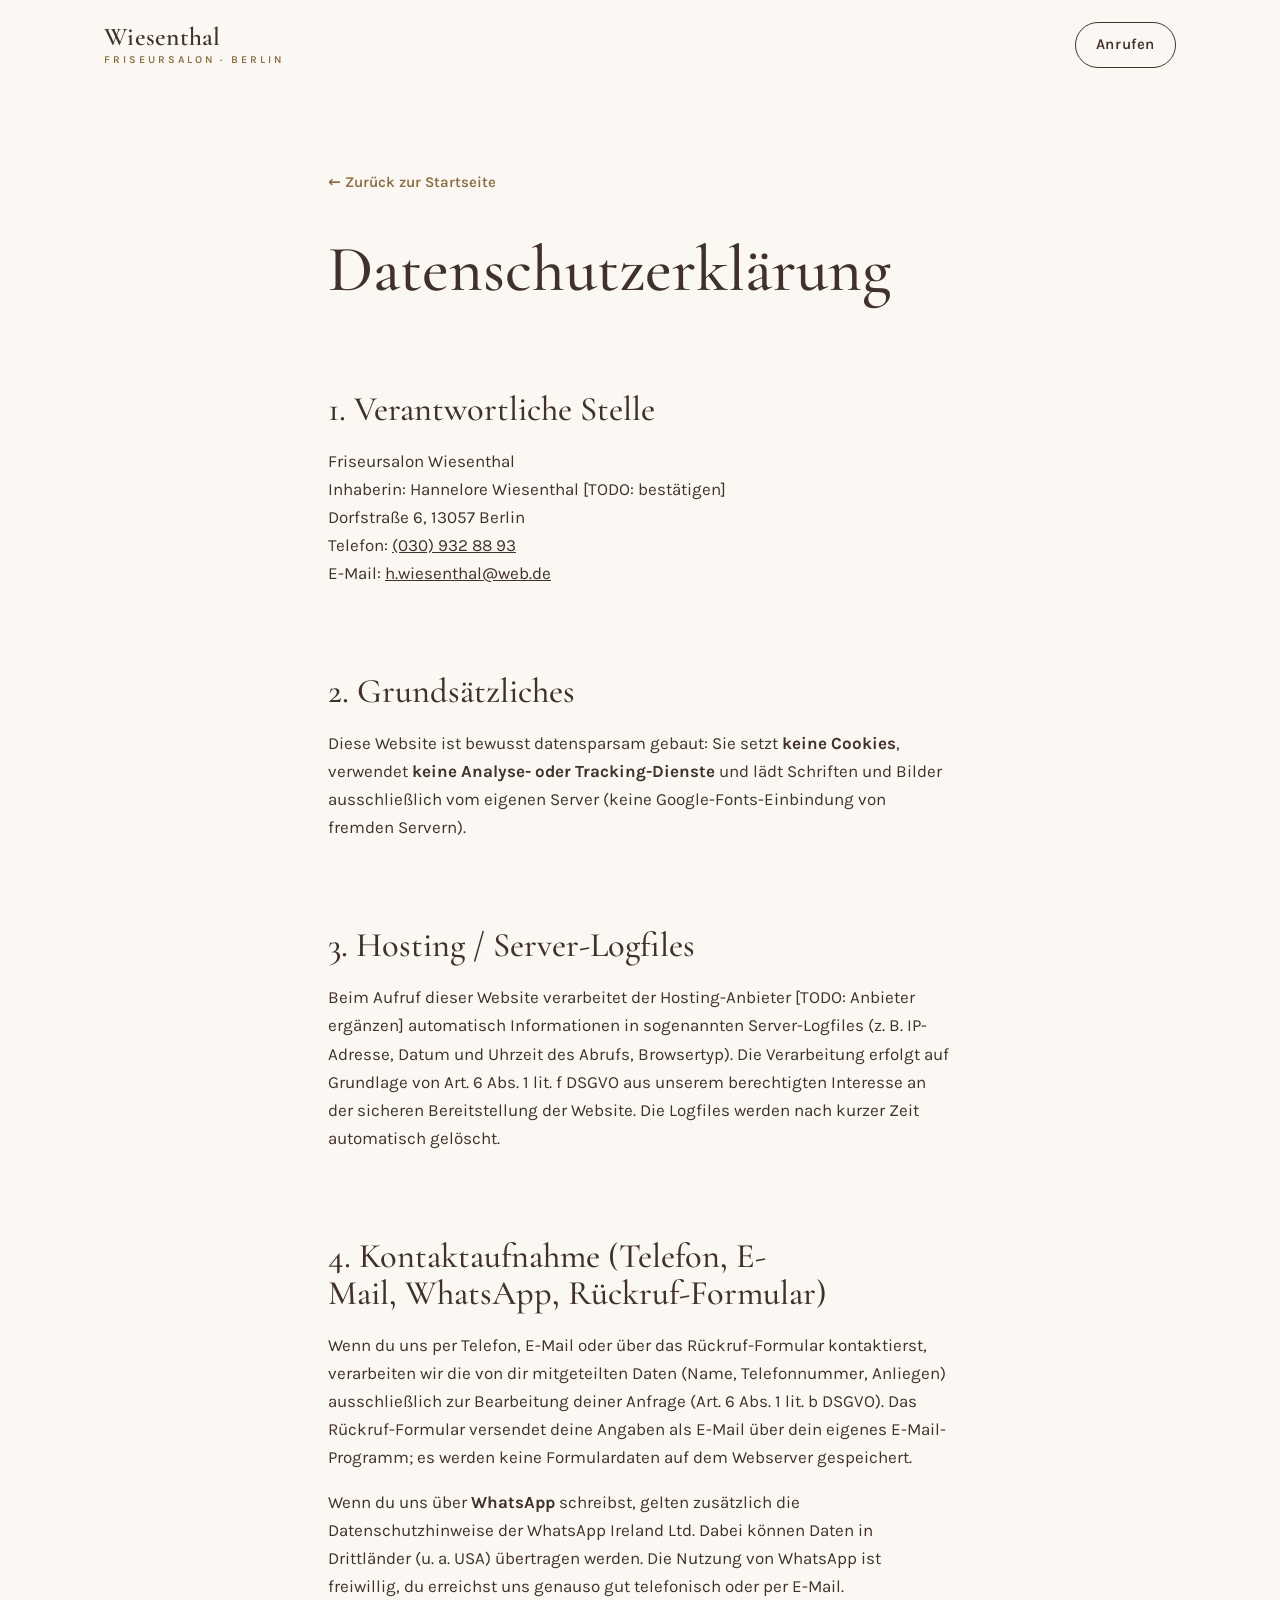
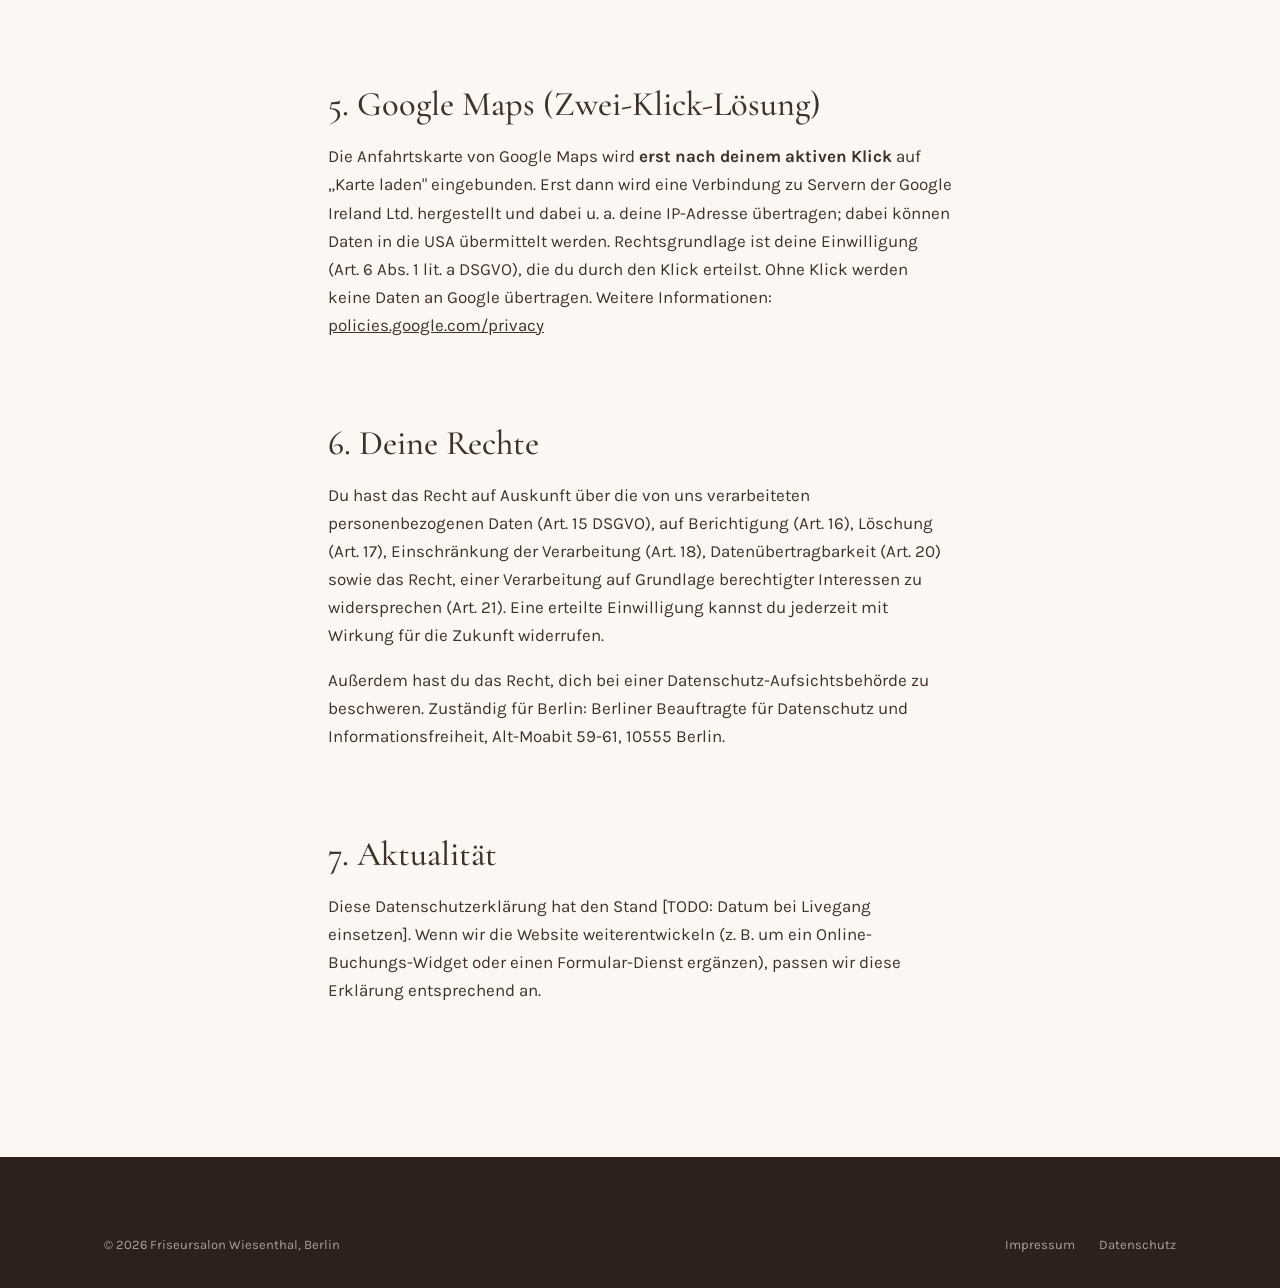
<file: datenschutz.html>
<!DOCTYPE html>
<html lang="de">
<head>
  <meta charset="UTF-8">
  <meta name="viewport" content="width=device-width, initial-scale=1.0">
  <title>Datenschutzerklärung | Friseursalon Wiesenthal, Berlin-Falkenberg</title>
  <meta name="description" content="Datenschutzerklärung des Friseursalons Wiesenthal, Dorfstraße 6, 13057 Berlin-Falkenberg.">
  <meta name="robots" content="noindex, follow">
  <link rel="icon" href="favicon.svg" type="image/svg+xml">
  <link rel="stylesheet" href="css/style.css">
</head>
<body>

  <a class="skip-link" href="#main">Zum Inhalt springen</a>

  <header class="site-header">
    <div class="wrap header-inner">
      <a class="logo" href="index.html">
        Wiesenthal
        <span class="logo-sub">Friseursalon · Berlin</span>
      </a>
      <div class="header-ctas">
        <a class="btn btn--ghost tel-tooltip" href="tel:+49309328893" data-tel="(030) 932 88 93">Anrufen</a>
      </div>
    </div>
  </header>

  <main id="main" class="legal-page">
    <div class="wrap">
      <a class="back-link" href="index.html">← Zurück zur Startseite</a>
      <h1>Datenschutzerklärung</h1>

      <!-- TODO: KLÄREN MIT KUNDIN — Datenschutzerklärung der alten Seite war nicht
           abrufbar. Diese Fassung ist auf die tatsächlich eingesetzte Technik dieser
           Website zugeschnitten (keine Cookies, kein Tracking, Google Maps nur per
           Zwei-Klick, Formular per E-Mail). Vor Livegang rechtlich prüfen lassen und
           den Hosting-Anbieter ergänzen! -->

      <h2>1. Verantwortliche Stelle</h2>
      <p>
        Friseursalon Wiesenthal<br>
        Inhaberin: Hannelore Wiesenthal [TODO: bestätigen]<br>
        Dorfstraße 6, 13057 Berlin<br>
        Telefon: <a href="tel:+49309328893">(030) 932 88 93</a><br>
        E-Mail: <a href="mailto:h.wiesenthal@web.de">h.wiesenthal@web.de</a>
      </p>

      <h2>2. Grundsätzliches</h2>
      <p>
        Diese Website ist bewusst datensparsam gebaut: Sie setzt <strong>keine
        Cookies</strong>, verwendet <strong>keine Analyse- oder Tracking-Dienste</strong>
        und lädt Schriften und Bilder ausschließlich vom eigenen Server
        (keine Google-Fonts-Einbindung von fremden Servern).
      </p>

      <h2>3. Hosting / Server-Logfiles</h2>
      <!-- TODO: KLÄREN MIT KUNDIN — Hosting-Anbieter benennen und ggf. AV-Vertrag erwähnen -->
      <p>
        Beim Aufruf dieser Website verarbeitet der Hosting-Anbieter
        [TODO: Anbieter ergänzen] automatisch Informationen in sogenannten
        Server-Logfiles (z. B. IP-Adresse, Datum und Uhrzeit des Abrufs, Browsertyp).
        Die Verarbeitung erfolgt auf Grundlage von Art. 6 Abs. 1 lit. f DSGVO aus
        unserem berechtigten Interesse an der sicheren Bereitstellung der Website.
        Die Logfiles werden nach kurzer Zeit automatisch gelöscht.
      </p>

      <h2>4. Kontaktaufnahme (Telefon, E-Mail, WhatsApp, Rückruf-Formular)</h2>
      <p>
        Wenn du uns per Telefon, E-Mail oder über das Rückruf-Formular kontaktierst,
        verarbeiten wir die von dir mitgeteilten Daten (Name, Telefonnummer, Anliegen)
        ausschließlich zur Bearbeitung deiner Anfrage (Art. 6 Abs. 1 lit. b DSGVO).
        Das Rückruf-Formular versendet deine Angaben als E-Mail über dein eigenes
        E-Mail-Programm; es werden keine Formulardaten auf dem Webserver gespeichert.
      </p>
      <p>
        Wenn du uns über <strong>WhatsApp</strong> schreibst, gelten zusätzlich die
        Datenschutzhinweise der WhatsApp Ireland Ltd. Dabei können Daten in Drittländer
        (u. a. USA) übertragen werden. Die Nutzung von WhatsApp ist freiwillig,
        du erreichst uns genauso gut telefonisch oder per E-Mail.
      </p>

      <h2>5. Google Maps (Zwei-Klick-Lösung)</h2>
      <p>
        Die Anfahrtskarte von Google Maps wird <strong>erst nach deinem aktiven
        Klick</strong> auf „Karte laden" eingebunden. Erst dann wird eine Verbindung
        zu Servern der Google Ireland Ltd. hergestellt und dabei u. a. deine
        IP-Adresse übertragen; dabei können Daten in die USA übermittelt werden.
        Rechtsgrundlage ist deine Einwilligung (Art. 6 Abs. 1 lit. a DSGVO), die du
        durch den Klick erteilst. Ohne Klick werden keine Daten an Google übertragen.
        Weitere Informationen: <a href="https://policies.google.com/privacy?hl=de" target="_blank" rel="noopener">policies.google.com/privacy</a>
      </p>

      <h2>6. Deine Rechte</h2>
      <p>
        Du hast das Recht auf Auskunft über die von uns verarbeiteten personenbezogenen
        Daten (Art. 15 DSGVO), auf Berichtigung (Art. 16), Löschung (Art. 17),
        Einschränkung der Verarbeitung (Art. 18), Datenübertragbarkeit (Art. 20) sowie
        das Recht, einer Verarbeitung auf Grundlage berechtigter Interessen zu
        widersprechen (Art. 21). Eine erteilte Einwilligung kannst du jederzeit mit
        Wirkung für die Zukunft widerrufen.
      </p>
      <p>
        Außerdem hast du das Recht, dich bei einer Datenschutz-Aufsichtsbehörde zu
        beschweren. Zuständig für Berlin: Berliner Beauftragte für Datenschutz und
        Informationsfreiheit, Alt-Moabit 59-61, 10555 Berlin.
      </p>

      <h2>7. Aktualität</h2>
      <p>
        Diese Datenschutzerklärung hat den Stand [TODO: Datum bei Livegang einsetzen].
        Wenn wir die Website weiterentwickeln (z. B. um ein Online-Buchungs-Widget
        oder einen Formular-Dienst ergänzen), passen wir diese Erklärung entsprechend an.
      </p>
    </div>
  </main>

  <footer class="site-footer">
    <div class="wrap">
      <div class="footer-meta" style="border-top: 0; padding-top: 0">
        <p style="margin:0">© 2026 Friseursalon Wiesenthal, Berlin</p>
        <nav aria-label="Rechtliches">
          <a href="impressum.html">Impressum</a>
          <a href="datenschutz.html" aria-current="page">Datenschutz</a>
        </nav>
      </div>
    </div>
  </footer>

</body>
</html>
</file>
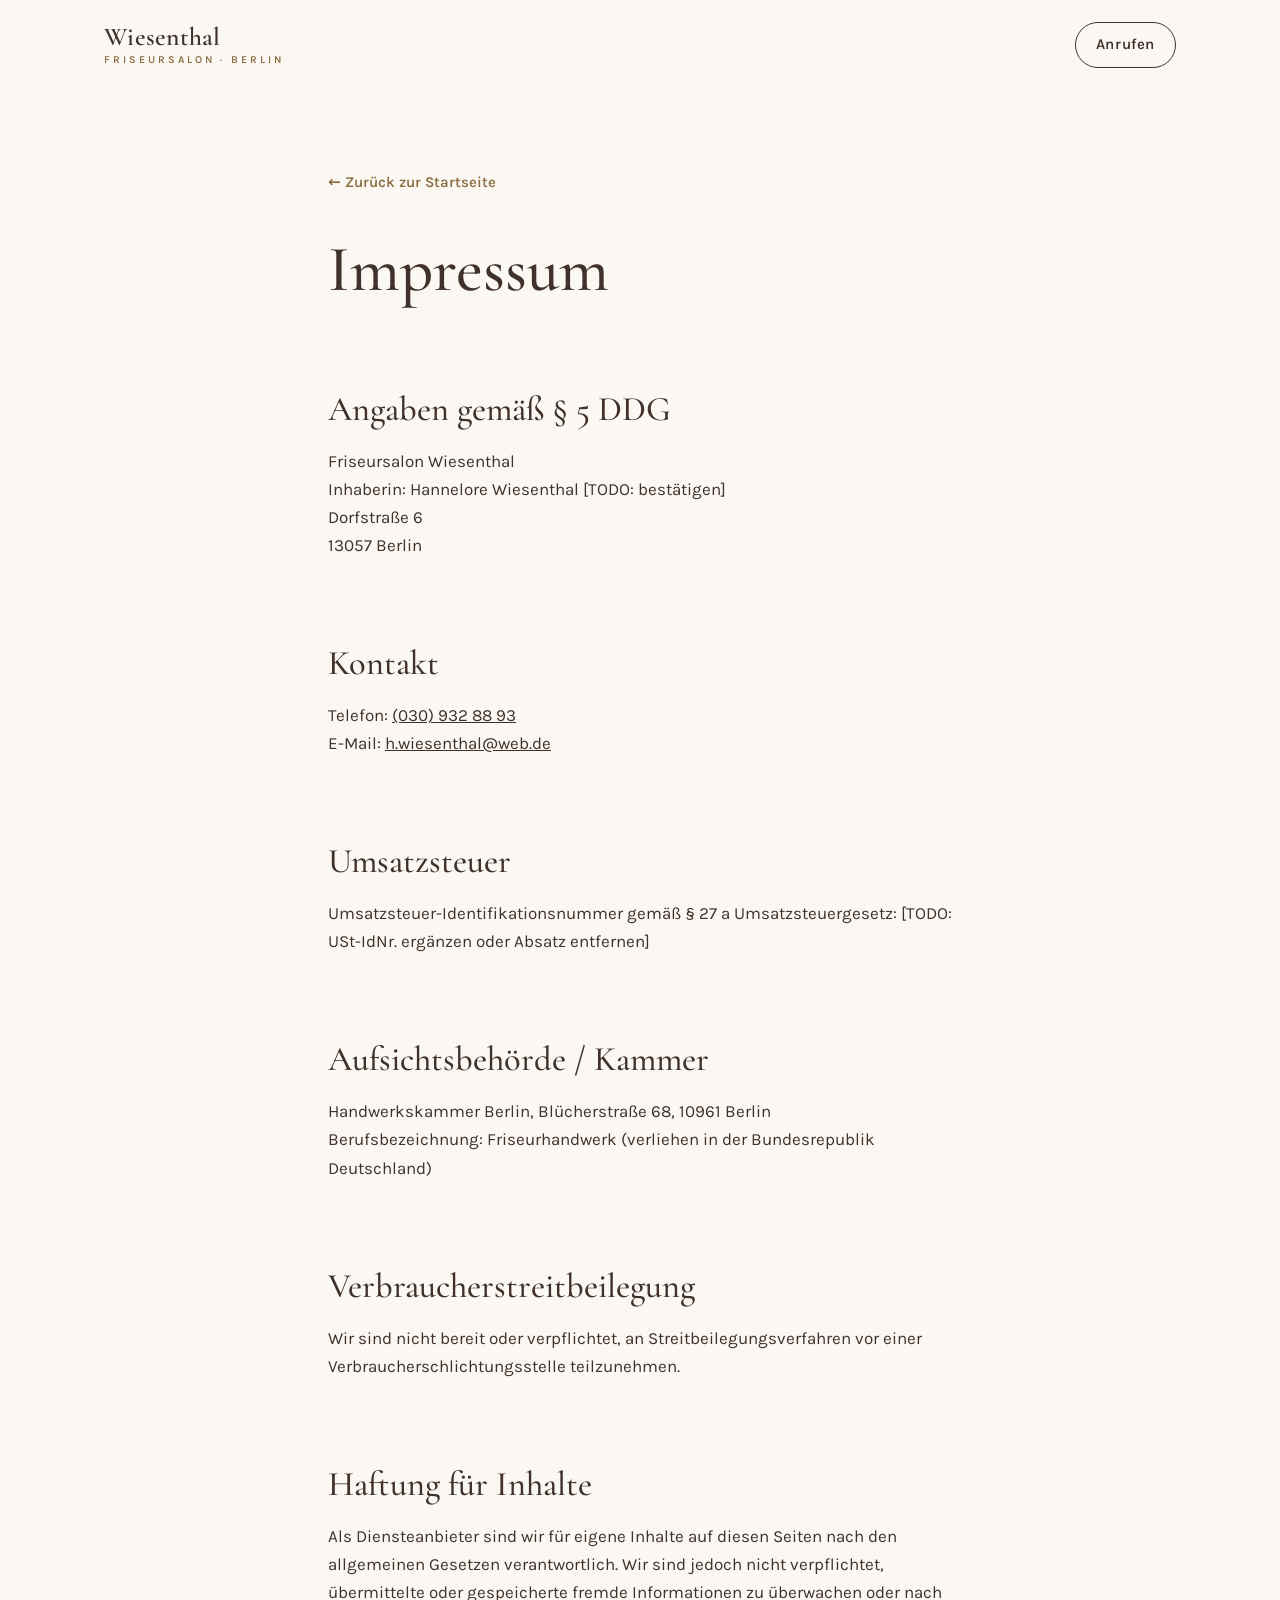
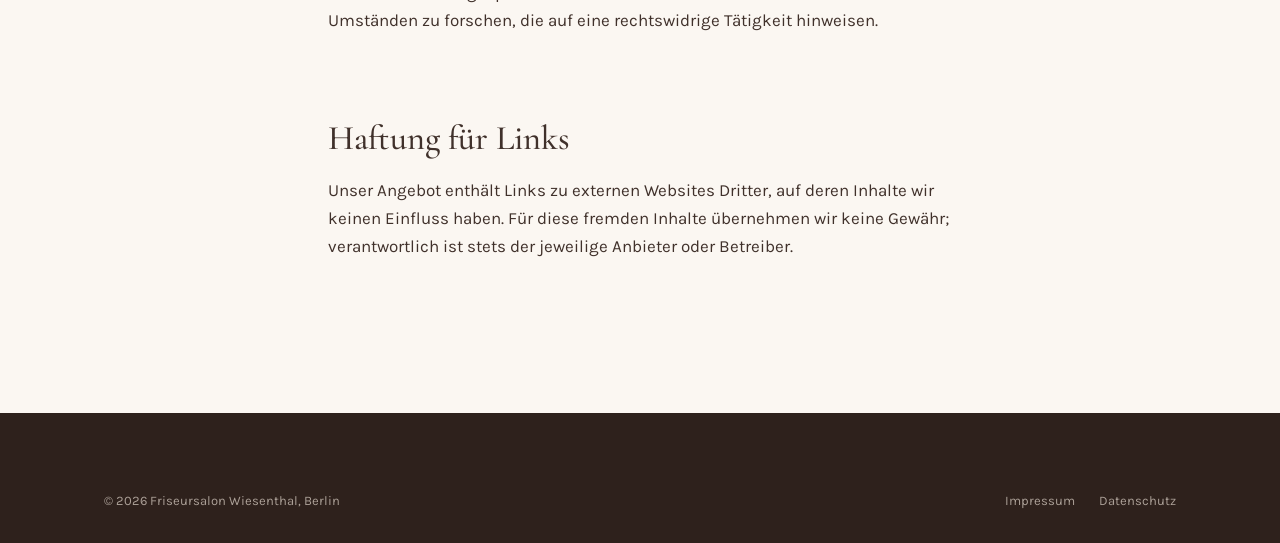
<file: impressum.html>
<!DOCTYPE html>
<html lang="de">
<head>
  <meta charset="UTF-8">
  <meta name="viewport" content="width=device-width, initial-scale=1.0">
  <title>Impressum | Friseursalon Wiesenthal, Berlin-Falkenberg</title>
  <meta name="description" content="Impressum des Friseursalons Wiesenthal, Dorfstraße 6, 13057 Berlin-Falkenberg.">
  <meta name="robots" content="noindex, follow">
  <link rel="icon" href="favicon.svg" type="image/svg+xml">
  <link rel="stylesheet" href="css/style.css">
</head>
<body>

  <a class="skip-link" href="#main">Zum Inhalt springen</a>

  <header class="site-header">
    <div class="wrap header-inner">
      <a class="logo" href="index.html">
        Wiesenthal
        <span class="logo-sub">Friseursalon · Berlin</span>
      </a>
      <div class="header-ctas">
        <a class="btn btn--ghost tel-tooltip" href="tel:+49309328893" data-tel="(030) 932 88 93">Anrufen</a>
      </div>
    </div>
  </header>

  <main id="main" class="legal-page">
    <div class="wrap">
      <a class="back-link" href="index.html">← Zurück zur Startseite</a>
      <h1>Impressum</h1>

      <!-- TODO: KLÄREN MIT KUNDIN — Inhalte des Impressums der alten Seite
           (friseur-wiesenthal.de/impressum) waren nicht abrufbar. Alle Angaben
           unten vor Livegang rechtlich prüfen und vervollständigen! -->

      <h2>Angaben gemäß § 5 DDG</h2>
      <p>
        Friseursalon Wiesenthal<br>
        <!-- TODO: KLÄREN MIT KUNDIN — genaue Rechtsform und Inhaberin bestätigen -->
        Inhaberin: Hannelore Wiesenthal [TODO: bestätigen]<br>
        Dorfstraße 6<br>
        13057 Berlin
      </p>

      <h2>Kontakt</h2>
      <p>
        Telefon: <a href="tel:+49309328893">(030) 932 88 93</a><br>
        E-Mail: <a href="mailto:h.wiesenthal@web.de">h.wiesenthal@web.de</a>
      </p>

      <h2>Umsatzsteuer</h2>
      <!-- TODO: KLÄREN MIT KUNDIN — USt-IdNr. vorhanden? Sonst Absatz anpassen/entfernen -->
      <p>
        Umsatzsteuer-Identifikationsnummer gemäß § 27 a Umsatzsteuergesetz:
        [TODO: USt-IdNr. ergänzen oder Absatz entfernen]
      </p>

      <h2>Aufsichtsbehörde / Kammer</h2>
      <!-- TODO: KLÄREN MIT KUNDIN — Eintragung bestätigen -->
      <p>
        Handwerkskammer Berlin, Blücherstraße 68, 10961 Berlin<br>
        Berufsbezeichnung: Friseurhandwerk (verliehen in der Bundesrepublik Deutschland)
      </p>

      <h2>Verbraucherstreitbeilegung</h2>
      <p>
        Wir sind nicht bereit oder verpflichtet, an Streitbeilegungsverfahren vor
        einer Verbraucherschlichtungsstelle teilzunehmen.
      </p>

      <h2>Haftung für Inhalte</h2>
      <p>
        Als Diensteanbieter sind wir für eigene Inhalte auf diesen Seiten nach den
        allgemeinen Gesetzen verantwortlich. Wir sind jedoch nicht verpflichtet,
        übermittelte oder gespeicherte fremde Informationen zu überwachen oder nach
        Umständen zu forschen, die auf eine rechtswidrige Tätigkeit hinweisen.
      </p>

      <h2>Haftung für Links</h2>
      <p>
        Unser Angebot enthält Links zu externen Websites Dritter, auf deren Inhalte
        wir keinen Einfluss haben. Für diese fremden Inhalte übernehmen wir keine
        Gewähr; verantwortlich ist stets der jeweilige Anbieter oder Betreiber.
      </p>
    </div>
  </main>

  <footer class="site-footer">
    <div class="wrap">
      <div class="footer-meta" style="border-top: 0; padding-top: 0">
        <p style="margin:0">© 2026 Friseursalon Wiesenthal, Berlin</p>
        <nav aria-label="Rechtliches">
          <a href="impressum.html" aria-current="page">Impressum</a>
          <a href="datenschutz.html">Datenschutz</a>
        </nav>
      </div>
    </div>
  </footer>

</body>
</html>
</file>
<file: css/style.css>
/* =====================================================================
   Friseursalon Wiesenthal — Berlin-Falkenberg
   Design-System v2: „Der kleine Urlaub beim Friseur"
   Porzellan · Puderrosé · Espresso · Champagner-Gold (nur Mikro-Details)
   Überarbeitet nach impeccable / emil-design-eng / design-taste-frontend:
   keine Eyebrow-Labels, Emphasis als Kursiv derselben Familie, Script nur
   im Hero & Footer, ein bewusster dunkler Kontrastmoment (Stimmen).
   ===================================================================== */

/* ---------- Fonts (self-hosted, DSGVO-konform — keine externen Requests) */
@font-face {
  font-family: 'Cormorant Garamond';
  src: url('../assets/fonts/cormorant-var.woff2') format('woff2-variations');
  font-weight: 300 700;
  font-style: normal;
  font-display: swap;
}
@font-face {
  font-family: 'Cormorant Garamond';
  src: url('../assets/fonts/cormorant-italic-var.woff2') format('woff2-variations');
  font-weight: 300 700;
  font-style: italic;
  font-display: swap;
}
@font-face {
  font-family: 'Karla';
  src: url('../assets/fonts/karla-var.woff2') format('woff2-variations');
  font-weight: 300 800;
  font-style: normal;
  font-display: swap;
}
@font-face {
  font-family: 'Great Vibes';
  src: url('../assets/fonts/great-vibes.woff2') format('woff2');
  font-weight: 400;
  font-style: normal;
  font-display: swap;
}

/* ---------- Design-Tokens */
:root {
  /* Farben */
  --porzellan: #FBF7F2;        /* Basis — warmes, sehr helles Porzellan */
  --porzellan-tief: #F5EDE4;   /* Sektions-Wechselton */
  --blush: #EDD9D2;            /* Puderrosé — Flächen hinter Bildern */
  --blush-hell: #F5E8E3;       /* Hover-Zustände, zarte Flächen */
  --blush-tief: #DDBFB4;       /* Bild-Hintergründe, Akzentflächen */
  --espresso: #40312B;         /* Text — warmes Espresso, kein Schwarz */
  --espresso-tief: #2E211C;    /* Stimmen-Block, Footer */
  --espresso-soft: #6E5A50;    /* Sekundärtext */
  --gold: #A8875A;             /* Champagner-Gold — NUR Linien, Icons, Sterne */
  --gold-text: #8A6D42;        /* Gold für kleinen Text (AA-tauglich auf Porzellan) */
  --linie: #E5D8CB;            /* Hairlines */

  /* Typografie */
  --font-display: 'Cormorant Garamond', Georgia, 'Times New Roman', serif;
  --font-body: 'Karla', 'Segoe UI', system-ui, sans-serif;
  --font-script: 'Great Vibes', cursive;

  /* Skala (fluid) — Cormorant läuft klein, daher größere Display-Stufen */
  --text-xs: 0.8125rem;
  --text-sm: 0.9375rem;
  --text-base: 1.0625rem;
  --text-lg: clamp(1.125rem, 1rem + 0.6vw, 1.375rem);
  --text-h3: clamp(1.65rem, 1.4rem + 1.1vw, 2.15rem);
  --text-h2: clamp(2.5rem, 1.9rem + 2.7vw, 4.1rem);
  --text-h1: clamp(3.1rem, 2rem + 4vw, 4.75rem);

  /* Rhythmus */
  --space-section: clamp(4.5rem, 3rem + 7vw, 8.5rem);
  --content-max: 72rem;
  --pad-x: clamp(1.25rem, 4vw, 2.5rem);

  /* Signature: die Arch-Maske — „Tür in die Wohlfühloase" */
  --arch: 999px 999px 24px 24px / 55% 55% 24px 24px;

  /* Motion — kurze, entschlossene ease-out-Kurven (emil-design-eng) */
  --ease-out: cubic-bezier(0.23, 1, 0.32, 1);
  --dur-fast: 150ms;
  --dur-base: 200ms;
  --dur-reveal: 250ms;
}

/* ---------- Reset & Basis */
*, *::before, *::after { box-sizing: border-box; }

html {
  scroll-behavior: smooth;
  /* Sticky-Header-Höhe bei Anker-Sprüngen berücksichtigen */
  scroll-padding-top: 5.5rem;
}

body {
  margin: 0;
  font-family: var(--font-body);
  font-size: var(--text-base);
  font-weight: 400;
  line-height: 1.65;
  color: var(--espresso);
  background: var(--porzellan);
  -webkit-font-smoothing: antialiased;
  text-rendering: optimizeLegibility;
}

img { max-width: 100%; height: auto; display: block; }

h1, h2, h3 {
  font-family: var(--font-display);
  font-weight: 500;
  line-height: 1.08;
  margin: 0 0 0.55em;
  letter-spacing: 0;
  text-wrap: balance;
}
h1 { font-size: var(--text-h1); }
h2 { font-size: var(--text-h2); }
h3 { font-size: var(--text-h3); }

/* Emphasis in Headlines: Kursiv derselben Familie, keine Fremdschrift */
h1 em, h2 em, h3 em {
  font-style: italic;
  font-weight: 450;
  /* Kursive Unterlängen (g, j, p …) nicht beschneiden */
  line-height: 1.1;
  padding-right: 0.05em;
}

p { margin: 0 0 1em; }
a { color: inherit; }

/* Sichtbarer Fokus-Ring — überall, warm statt Browser-Blau */
:focus-visible {
  outline: 2px solid var(--gold-text);
  outline-offset: 3px;
  border-radius: 2px;
}

::selection { background: var(--blush); color: var(--espresso-tief); }

/* Skip-Link */
.skip-link {
  position: absolute;
  top: -100%;
  left: 1rem;
  z-index: 200;
  padding: 0.6rem 1.2rem;
  background: var(--espresso);
  color: var(--porzellan);
  border-radius: 999px;
  text-decoration: none;
}
.skip-link:focus { top: 0.75rem; }

.wrap {
  max-width: var(--content-max);
  margin-inline: auto;
  padding-inline: var(--pad-x);
}

/* Script-Akzent — NUR Hero-Headline und Footer-Claim */
.script {
  font-family: var(--font-script);
  font-weight: 400;
  font-style: normal;
  letter-spacing: 0;
  color: var(--gold-text);
}

section { padding-block: var(--space-section); }

/* Sektions-Einleitungen: Headline + kurzer Absatz, kein Label darüber */
.section-intro { max-width: 44rem; margin-bottom: clamp(2.25rem, 5vw, 3.5rem); }
.section-intro p { color: var(--espresso-soft); text-wrap: pretty; }

/* ---------- Scroll-Reveal (JS setzt .is-visible; einmalig) */
.reveal {
  opacity: 0;
  transform: translateY(12px);
  transition: opacity var(--dur-reveal) var(--ease-out), transform var(--dur-reveal) var(--ease-out);
}
.reveal.is-visible { opacity: 1; transform: none; }
/* Ohne JS: alles sichtbar */
.no-js .reveal { opacity: 1; transform: none; }

/* =====================================================================
   BUTTONS — Press-Feedback per scale (emil-design-eng), Hover nur auf
   echten Pointer-Geräten
   ===================================================================== */
.btn {
  display: inline-flex;
  align-items: center;
  justify-content: center;
  gap: 0.55rem;
  padding: 0.85rem 1.75rem;
  border: 1px solid transparent;
  border-radius: 999px;
  font-family: var(--font-body);
  font-size: var(--text-sm);
  font-weight: 600;
  letter-spacing: 0.04em;
  text-decoration: none;
  cursor: pointer;
  background: none;
  color: var(--espresso);
  transition: transform var(--dur-fast) var(--ease-out),
              box-shadow var(--dur-fast) var(--ease-out),
              background-color var(--dur-fast) var(--ease-out),
              border-color var(--dur-fast) var(--ease-out);
}
@media (hover: hover) and (pointer: fine) {
  .btn:hover {
    transform: translateY(-2px);
    box-shadow: 0 10px 24px -12px rgba(64, 49, 43, 0.35);
  }
  .btn--primary:hover { background: var(--espresso-tief); }
  .btn--ghost:hover { background: var(--blush-hell); }
}
.btn:active { transform: scale(0.97); box-shadow: none; }

.btn--primary { background: var(--espresso); color: var(--porzellan); }
.btn--ghost { border-color: var(--espresso); }
.btn--light { background: var(--porzellan); color: var(--espresso); }

.btn .icon { width: 1.05em; height: 1.05em; flex: none; }

/* Desktop-Tooltip am Anruf-Button: Nummer sichtbar & kopierbar */
.tel-tooltip { position: relative; }
.tel-tooltip::after {
  content: attr(data-tel);
  position: absolute;
  top: calc(100% + 0.6rem);
  left: 50%;
  translate: -50% 4px;
  padding: 0.4rem 0.9rem;
  background: var(--espresso-tief);
  color: var(--porzellan);
  font-size: var(--text-xs);
  letter-spacing: 0.08em;
  white-space: nowrap;
  border-radius: 999px;
  opacity: 0;
  pointer-events: none;
  transition: opacity var(--dur-fast) var(--ease-out), translate var(--dur-fast) var(--ease-out);
}
@media (hover: hover) and (pointer: fine) {
  .tel-tooltip:hover::after, .tel-tooltip:focus-visible::after {
    opacity: 1;
    translate: -50% 0;
  }
}

/* =====================================================================
   HEADER (sticky, schrumpft beim Scrollen — IO-Sentinel statt Scroll-Event)
   ===================================================================== */
.site-header {
  position: sticky;
  top: 0;
  z-index: 100;
  background: rgba(251, 247, 242, 0.92);
  backdrop-filter: blur(10px);
  -webkit-backdrop-filter: blur(10px);
  border-bottom: 1px solid transparent;
  transition: border-color var(--dur-base) var(--ease-out);
}
.site-header.is-scrolled { border-bottom-color: var(--linie); }

.header-inner {
  display: flex;
  align-items: center;
  justify-content: space-between;
  gap: 1.5rem;
  padding-block: 1.35rem;
  transition: padding var(--dur-base) var(--ease-out);
}
.site-header.is-scrolled .header-inner { padding-block: 0.8rem; }

.logo {
  font-family: var(--font-display);
  font-size: 1.6rem;
  font-weight: 600;
  letter-spacing: 0.01em;
  text-decoration: none;
  line-height: 1.05;
}
.logo .logo-sub {
  display: block;
  font-family: var(--font-body);
  font-size: 0.66rem;
  font-weight: 600;
  letter-spacing: 0.28em;
  text-transform: uppercase;
  color: var(--gold-text);
  margin-top: 0.2rem;
}

.main-nav ul {
  display: flex;
  gap: clamp(1rem, 2.5vw, 2.25rem);
  list-style: none;
  margin: 0;
  padding: 0;
}
.main-nav a {
  position: relative;
  text-decoration: none;
  font-size: var(--text-sm);
  font-weight: 500;
  letter-spacing: 0.05em;
  padding-block: 0.35rem;
}
.main-nav a::after {
  content: '';
  position: absolute;
  left: 0; right: 0; bottom: 0;
  height: 1px;
  background: var(--gold);
  transform: scaleX(0);
  transform-origin: left;
  transition: transform var(--dur-base) var(--ease-out);
}
@media (hover: hover) and (pointer: fine) {
  .main-nav a:hover::after { transform: scaleX(1); }
}

.header-ctas { display: flex; align-items: center; gap: 0.6rem; }
.header-ctas .btn { padding: 0.6rem 1.25rem; }

/* Mobile Navigation */
.nav-toggle {
  display: none;
  flex-direction: column;
  justify-content: center;
  gap: 5px;
  width: 44px;
  height: 44px;
  padding: 10px;
  background: none;
  border: 0;
  cursor: pointer;
}
.nav-toggle span {
  display: block;
  height: 2px;
  background: var(--espresso);
  border-radius: 2px;
  transition: transform var(--dur-base) var(--ease-out), opacity var(--dur-fast) var(--ease-out);
}
.nav-toggle[aria-expanded="true"] span:nth-child(1) { transform: translateY(7px) rotate(45deg); }
.nav-toggle[aria-expanded="true"] span:nth-child(2) { opacity: 0; }
.nav-toggle[aria-expanded="true"] span:nth-child(3) { transform: translateY(-7px) rotate(-45deg); }

@media (max-width: 56rem) {
  .nav-toggle { display: flex; }
  .header-ctas .btn--wa, .header-ctas .btn--hide-mobile, .header-ctas .btn-label { display: none; }
  .header-ctas .btn { padding: 0.6rem 0.85rem; }
  .main-nav {
    position: absolute;
    top: 100%;
    left: 0; right: 0;
    background: var(--porzellan);
    border-bottom: 1px solid var(--linie);
    padding: 0.75rem var(--pad-x) 1.5rem;
    opacity: 0;
    transform: translateY(-6px);
    visibility: hidden;
    transition: opacity var(--dur-base) var(--ease-out), transform var(--dur-base) var(--ease-out), visibility 0s linear var(--dur-base);
  }
  .main-nav.is-open {
    opacity: 1;
    transform: none;
    visibility: visible;
    transition: opacity var(--dur-base) var(--ease-out), transform var(--dur-base) var(--ease-out);
  }
  .main-nav ul { flex-direction: column; gap: 0; }
  .main-nav a {
    display: block;
    padding: 0.85rem 0;
    font-size: 1.35rem;
    font-family: var(--font-display);
    font-weight: 500;
    border-bottom: 1px solid var(--linie);
  }
  .main-nav a::after { display: none; }
}

/* =====================================================================
   HERO
   ===================================================================== */
.hero {
  position: relative;
  padding-block: clamp(3.5rem, 8vh, 5.5rem);
  overflow: hidden;
  background:
    radial-gradient(58rem 40rem at 88% 8%, var(--blush-hell), transparent 62%),
    radial-gradient(40rem 30rem at 8% 95%, rgba(237, 217, 210, 0.55), transparent 65%),
    var(--porzellan);
}
.hero-grid {
  display: grid;
  grid-template-columns: minmax(0, 1.1fr) minmax(0, 0.9fr);
  gap: clamp(2.5rem, 5vw, 5rem);
  align-items: center;
  min-height: clamp(30rem, 84svh, 46rem);
}

.hero-content { max-width: 42rem; }

/* Hero-Visual: echte Arbeit in der Bogen-Maske + gezeichnete Gold-Linie */
.hero-visual {
  position: relative;
  width: 100%;
  max-width: 25rem;
  justify-self: end;
  /* Eigener Stacking-Context, damit die Gold-Linie (z-index: -1) hinter dem
     Bild, aber vor dem Sektions-Hintergrund liegt */
  isolation: isolate;
}
.hero-arch {
  aspect-ratio: 4 / 5.4;
  box-shadow: 0 32px 64px -32px rgba(64, 49, 43, 0.4);
}
.hero-arch img {
  width: 100%;
  height: 100%;
  object-fit: cover;
}
/* Ambient-Moment: sehr langsamer Ken-Burns-Zoom als ruhiger Video-Ersatz */
@keyframes hero-kenburns {
  from { transform: scale(1); }
  to { transform: scale(1.07) translateY(-1.5%); }
}
@media (prefers-reduced-motion: no-preference) {
  .hero-arch img { animation: hero-kenburns 26s ease-in-out infinite alternate; }
}
/* Die Bogen-Linie zeichnet sich beim Laden einmal selbst */
.hero-arch-line {
  position: absolute;
  top: -8%;
  left: -19%;
  width: 96%;
  height: auto;
  z-index: -1;
}
.hero-arch-line path {
  stroke: var(--gold);
  stroke-width: 1.5;
  opacity: 0.65;
  stroke-dasharray: 1;
  stroke-dashoffset: 1;
  animation: arch-draw 1400ms var(--ease-out) 500ms forwards;
}
@keyframes arch-draw {
  to { stroke-dashoffset: 0; }
}

@media (max-width: 56rem) {
  .hero-grid { grid-template-columns: 1fr; min-height: 0; }
  .hero-visual {
    justify-self: center;
    max-width: 18rem;
    margin-top: 1rem;
  }
}

.hero h1 { margin-bottom: 0.4em; }
.hero h1 .script {
  font-size: 1.12em;
  line-height: 0.9;
  display: inline-block;
  padding-right: 0.12em; /* Great-Vibes-Schwung nicht abschneiden */
}
.hero-sub {
  font-size: var(--text-lg);
  color: var(--espresso-soft);
  max-width: 30rem;
  margin-bottom: 2rem;
  text-wrap: pretty;
}
.hero-ctas { display: flex; flex-wrap: wrap; gap: 0.8rem; margin-bottom: 2.25rem; }

/* Trust-Element: echte Google-Rezension */
.hero-trust {
  display: flex;
  align-items: flex-start;
  gap: 0.9rem;
  max-width: 30rem;
  padding-top: 1.5rem;
  border-top: 1px solid var(--linie);
}
.stars { display: inline-flex; gap: 2px; flex: none; margin-top: 0.2rem; }
.stars svg { width: 15px; height: 15px; fill: var(--gold); }
.hero-trust blockquote { margin: 0; font-size: var(--text-sm); }
.hero-trust cite {
  display: block;
  margin-top: 0.3rem;
  font-style: normal;
  font-size: var(--text-xs);
  letter-spacing: 0.06em;
  color: var(--espresso-soft);
}

/* Hero-Load-Sequenz: JS entfernt .is-loading vom body */
.hero-seq {
  transition: transform 400ms var(--ease-out), opacity 400ms var(--ease-out);
  transition-delay: calc(180ms + var(--seq, 0) * 80ms);
}
.is-loading .hero-seq { opacity: 0; transform: translateY(16px); }

/* =====================================================================
   SALON / ÜBER UNS
   ===================================================================== */
.salon-grid {
  display: grid;
  grid-template-columns: minmax(0, 1.05fr) minmax(0, 1fr);
  gap: clamp(2.5rem, 5vw, 5.5rem);
  align-items: center;
}
.salon-text .lead {
  font-family: var(--font-display);
  font-size: clamp(1.35rem, 1.15rem + 0.9vw, 1.7rem);
  font-style: italic;
  line-height: 1.4;
  color: var(--espresso-soft);
}

/* Versetzte Arch-Bilder mit Puderrosé-Fläche dahinter */
.salon-visual {
  position: relative;
  display: grid;
  grid-template-columns: repeat(12, 1fr);
  align-items: end;
}
.salon-visual::before {
  content: '';
  position: absolute;
  inset: 12% -6% -8% 20%;
  background: var(--blush);
  border-radius: var(--arch);
  z-index: 0;
}
.arch {
  border-radius: var(--arch);
  overflow: hidden;
  background: var(--blush-hell);
}
.arch img { width: 100%; height: 100%; object-fit: cover; }
.salon-visual .arch-a { grid-column: 1 / 8; grid-row: 1; z-index: 1; aspect-ratio: 4 / 5.4; }
.salon-visual .arch-b { grid-column: 7 / 13; grid-row: 1; z-index: 2; aspect-ratio: 4 / 5.4; margin-bottom: -14%; box-shadow: 0 24px 48px -24px rgba(64, 49, 43, 0.35); }

.usp-list {
  list-style: none;
  margin: 2.25rem 0 0;
  padding: 0;
  display: grid;
  gap: 0.9rem;
}
.usp-list li { display: flex; align-items: center; gap: 0.9rem; font-weight: 500; }
.usp-list .icon {
  width: 2.4rem; height: 2.4rem;
  flex: none;
  display: grid;
  place-items: center;
  border: 1px solid var(--gold);
  border-radius: 50%;
  color: var(--gold-text);
}
.usp-list .icon svg { width: 1.1rem; height: 1.1rem; }

.motto {
  margin-top: 2.5rem;
  padding: 1.5rem 1.75rem;
  background: var(--blush-hell);
  border-radius: 20px;
  font-family: var(--font-display);
  font-style: italic;
  font-size: clamp(1.3rem, 1.15rem + 0.7vw, 1.6rem);
  line-height: 1.35;
  color: var(--espresso);
}
.motto p { margin: 0; }

@media (max-width: 56rem) {
  .salon-grid { grid-template-columns: 1fr; }
  .salon-visual { margin-top: 1rem; max-width: 30rem; }
}

/* =====================================================================
   LEISTUNGEN — nummerierte, expandierende Liste
   (Die Nummern sind hier begründet: Kundinnen vergleichen die Kategorien
   real der Reihe nach, die Liste ist eine bewusste Sequenz.)
   ===================================================================== */
.services { background: var(--porzellan-tief); }

.service-list { border-top: 1px solid var(--linie); }
.service-item { border-bottom: 1px solid var(--linie); }

.service-trigger {
  display: grid;
  grid-template-columns: auto 1fr auto auto;
  align-items: baseline;
  gap: clamp(1rem, 3vw, 2.5rem);
  width: 100%;
  padding: 1.6rem 0.25rem;
  background: none;
  border: 0;
  cursor: pointer;
  text-align: left;
  font-family: inherit;
  color: inherit;
  transition: background-color var(--dur-fast) var(--ease-out);
}
@media (hover: hover) and (pointer: fine) {
  .service-trigger:hover { background: var(--blush-hell); }
}

.service-no {
  font-family: var(--font-display);
  font-size: 1.05rem;
  font-style: italic;
  color: var(--gold-text);
  font-variant-numeric: tabular-nums;
}
.service-name {
  font-family: var(--font-display);
  font-size: var(--text-h3);
  font-weight: 500;
  line-height: 1.12;
}
.service-price {
  font-size: var(--text-sm);
  font-weight: 600;
  letter-spacing: 0.04em;
  color: var(--espresso-soft);
  white-space: nowrap;
}
.service-chevron {
  align-self: center;
  width: 2.2rem; height: 2.2rem;
  display: grid;
  place-items: center;
  border: 1px solid var(--linie);
  border-radius: 50%;
  transition: transform var(--dur-base) var(--ease-out), border-color var(--dur-fast) var(--ease-out);
}
.service-chevron svg { width: 0.9rem; height: 0.9rem; }
.service-trigger[aria-expanded="true"] .service-chevron {
  transform: rotate(180deg);
  border-color: var(--gold);
}

/* Höhen-Animation über grid-template-rows (kein max-height-Hack) */
.service-panel {
  display: grid;
  grid-template-rows: 0fr;
  transition: grid-template-rows var(--dur-base) var(--ease-out);
}
.service-panel > div { overflow: hidden; }
.service-panel.is-open { grid-template-rows: 1fr; }
.service-body {
  padding: 0 0.25rem 1.75rem;
  max-width: 42rem;
  color: var(--espresso-soft);
}
.service-body ul { margin: 0.5rem 0 0; padding-left: 1.2rem; }
.service-body li { margin-bottom: 0.25rem; }

@media (max-width: 40rem) {
  .service-trigger { grid-template-columns: auto 1fr auto; }
  .service-price { grid-column: 2; grid-row: 2; justify-self: start; }
  .service-chevron { grid-row: 1 / 3; }
}

/* =====================================================================
   TEAM — Desktop-Grid, Mobile-Scroll-Snap-Karussell
   ===================================================================== */
.team-track {
  display: grid;
  grid-template-columns: repeat(4, 1fr);
  gap: clamp(1.25rem, 2.5vw, 2rem);
}
.team-card { text-align: center; }
.team-card .arch { aspect-ratio: 3 / 3.9; margin-bottom: 1.1rem; background: var(--blush); }
.team-card .arch img { transition: transform var(--dur-base) var(--ease-out); }
@media (hover: hover) and (pointer: fine) {
  .team-card:hover .arch img { transform: scale(1.04); }
}
.team-name {
  font-family: var(--font-display);
  font-size: 1.55rem;
  font-weight: 500;
  margin: 0 0 0.15rem;
}
.team-role {
  font-size: var(--text-xs);
  letter-spacing: 0.16em;
  text-transform: uppercase;
  color: var(--gold-text);
  margin: 0;
}

.carousel-dots {
  display: none;
  justify-content: center;
  gap: 0.5rem;
  margin-top: 1.5rem;
}
.carousel-dots button {
  width: 8px; height: 8px;
  padding: 0;
  border: 0;
  border-radius: 50%;
  background: var(--linie);
  cursor: pointer;
  transition: background-color var(--dur-fast) var(--ease-out), transform var(--dur-fast) var(--ease-out);
}
.carousel-dots button.is-active { background: var(--gold); transform: scale(1.25); }

@media (max-width: 56rem) {
  /* Natives Scroll-Snap-Karussell; angeschnittene Folgekarte als Swipe-Hinweis */
  .team-track {
    display: flex;
    overflow-x: auto;
    scroll-snap-type: x mandatory;
    gap: 1rem;
    margin-inline: calc(-1 * var(--pad-x));
    padding-inline: var(--pad-x);
    padding-bottom: 0.5rem;
    -webkit-overflow-scrolling: touch;
    scrollbar-width: none;
  }
  .team-track::-webkit-scrollbar { display: none; }
  .team-card { flex: 0 0 78%; scroll-snap-align: center; }
  .carousel-dots { display: flex; }
}

/* =====================================================================
   GALERIE — Vorher/Nachher-Slider + Grid
   ===================================================================== */
.gallery { background: var(--porzellan-tief); }

.ba-grid {
  display: grid;
  grid-template-columns: 1fr 1fr;
  gap: clamp(1.5rem, 3vw, 2.5rem);
  margin-bottom: clamp(2.5rem, 5vw, 4rem);
}
.ba-slider {
  position: relative;
  border-radius: 20px;
  overflow: hidden;
  aspect-ratio: 9 / 6.4;
  touch-action: pan-y;
  cursor: ew-resize;
  background: var(--blush-hell);
}
.ba-slider img {
  position: absolute;
  inset: 0;
  width: 100%; height: 100%;
  object-fit: cover;
  pointer-events: none;
}
.ba-after { clip-path: inset(0 0 0 var(--split, 50%)); }
.ba-handle {
  position: absolute;
  top: 0; bottom: 0;
  left: var(--split, 50%);
  width: 2px;
  margin-left: -1px;
  background: var(--porzellan);
  box-shadow: 0 0 12px rgba(46, 33, 28, 0.35);
}
.ba-handle::after {
  content: '';
  position: absolute;
  top: 50%; left: 50%;
  translate: -50% -50%;
  width: 44px; height: 44px;
  border-radius: 50%;
  background: var(--porzellan);
  box-shadow: 0 4px 16px rgba(46, 33, 28, 0.3);
  background-image: url("data:image/svg+xml,%3Csvg xmlns='http://www.w3.org/2000/svg' viewBox='0 0 24 24' fill='none' stroke='%2340312B' stroke-width='2' stroke-linecap='round' stroke-linejoin='round'%3E%3Cpath d='M8 8 4 12l4 4M16 8l4 4-4 4'/%3E%3C/svg%3E");
  background-size: 20px;
  background-position: center;
  background-repeat: no-repeat;
}
/* Einmaliger, dezenter Puls beim ersten Viewport-Eintritt (JS setzt .pulse) */
@keyframes handle-pulse {
  0%, 100% { box-shadow: 0 4px 16px rgba(46, 33, 28, 0.3); }
  50% { box-shadow: 0 4px 16px rgba(46, 33, 28, 0.3), 0 0 0 12px rgba(168, 135, 90, 0.25); }
}
.ba-slider.pulse .ba-handle::after { animation: handle-pulse 1.1s var(--ease-out) 2; }

.ba-label {
  position: absolute;
  bottom: 0.9rem;
  padding: 0.25rem 0.8rem;
  border-radius: 999px;
  background: rgba(251, 247, 242, 0.85);
  font-size: var(--text-xs);
  font-weight: 600;
  letter-spacing: 0.14em;
  text-transform: uppercase;
}
.ba-label--before { left: 0.9rem; }
.ba-label--after { right: 0.9rem; }

/* 5 Arbeiten als 2+3-Komposition: zwei große über drei kleineren Bögen */
.gallery-grid {
  display: grid;
  grid-template-columns: repeat(6, 1fr);
  gap: clamp(1rem, 2vw, 1.75rem);
}
.gallery-grid .arch:nth-child(-n+2) { grid-column: span 3; }
.gallery-grid .arch:nth-child(n+3) { grid-column: span 2; }
.gallery-grid .arch { aspect-ratio: 7 / 8.8; }
.gallery-grid .arch img { transition: transform var(--dur-base) var(--ease-out); }
@media (hover: hover) and (pointer: fine) {
  .gallery-grid .arch:hover img { transform: scale(1.04); }
}

@media (max-width: 56rem) {
  .ba-grid { grid-template-columns: 1fr; }
  .gallery-grid {
    display: flex;
    overflow-x: auto;
    scroll-snap-type: x mandatory;
    gap: 1rem;
    margin-inline: calc(-1 * var(--pad-x));
    padding-inline: var(--pad-x);
    scrollbar-width: none;
  }
  .gallery-grid::-webkit-scrollbar { display: none; }
  .gallery-grid .arch { flex: 0 0 62%; scroll-snap-align: center; }
}

/* =====================================================================
   STIMMEN / GOOGLE — der eine bewusste dunkle Moment der Seite:
   Abendlicht im Salon. Ein Themenwechsel als Komposition, nicht als Deko.
   ===================================================================== */
.voices {
  background: var(--espresso-tief);
  color: #F3EAE0;
  text-align: center;
}
.voices .wrap { max-width: 52rem; }
.big-quote {
  position: relative;
  margin: 0 0 2.25rem;
}
.big-quote p {
  font-family: var(--font-display);
  font-style: italic;
  font-size: clamp(1.7rem, 1.3rem + 2vw, 2.7rem);
  line-height: 1.3;
  margin-bottom: 1.5rem;
  color: var(--porzellan);
  text-wrap: balance;
}
.big-quote .stars { justify-content: center; display: flex; margin-bottom: 1.5rem; }
.big-quote .stars svg { width: 18px; height: 18px; }
.big-quote cite {
  font-style: normal;
  font-size: var(--text-sm);
  letter-spacing: 0.08em;
  color: var(--blush-tief);
}
.voices .btn--ghost {
  border-color: rgba(243, 234, 224, 0.5);
  color: #F3EAE0;
}
@media (hover: hover) and (pointer: fine) {
  .voices .btn--ghost:hover {
    background: rgba(243, 234, 224, 0.1);
    box-shadow: none;
  }
}

/* =====================================================================
   FAQ
   ===================================================================== */
.faq .wrap { max-width: 46rem; }
.faq-list { border-top: 1px solid var(--linie); margin-top: clamp(2rem, 4vw, 3rem); }
.faq-item { border-bottom: 1px solid var(--linie); }
.faq-trigger {
  display: flex;
  align-items: center;
  justify-content: space-between;
  gap: 1.5rem;
  width: 100%;
  padding: 1.35rem 0.25rem;
  background: none;
  border: 0;
  cursor: pointer;
  text-align: left;
  font-family: var(--font-display);
  font-size: 1.4rem;
  font-weight: 500;
  line-height: 1.25;
  color: inherit;
  transition: color var(--dur-fast) var(--ease-out);
}
@media (hover: hover) and (pointer: fine) {
  .faq-trigger:hover { color: var(--gold-text); }
}
.faq-trigger .service-chevron { flex: none; }
.faq-trigger[aria-expanded="true"] .service-chevron { transform: rotate(180deg); border-color: var(--gold); }
.faq-panel {
  display: grid;
  grid-template-rows: 0fr;
  transition: grid-template-rows var(--dur-base) var(--ease-out);
}
.faq-panel > div { overflow: hidden; }
.faq-panel.is-open { grid-template-rows: 1fr; }
.faq-body { padding: 0 0.25rem 1.5rem; color: var(--espresso-soft); }
.faq-body p:last-child { margin-bottom: 0; }

/* =====================================================================
   KONTAKT / BUCHUNG
   ===================================================================== */
.contact { background: var(--blush-hell); }
.contact-grid {
  display: grid;
  grid-template-columns: minmax(0, 1.1fr) minmax(0, 1fr);
  gap: clamp(2.5rem, 5vw, 5rem);
  align-items: start;
}

.callback-card {
  background: var(--porzellan);
  border-radius: 24px;
  padding: clamp(1.75rem, 4vw, 2.75rem);
  box-shadow: 0 24px 60px -32px rgba(64, 49, 43, 0.25);
}
.callback-card h3 { margin-bottom: 0.4rem; }
.callback-card > p { color: var(--espresso-soft); margin-bottom: 1.75rem; }

.field { margin-bottom: 1.15rem; }
.field label {
  display: block;
  font-size: var(--text-sm);
  font-weight: 600;
  margin-bottom: 0.35rem;
}
.field input, .field textarea {
  width: 100%;
  padding: 0.8rem 1rem;
  font: inherit;
  color: inherit;
  background: var(--porzellan-tief);
  border: 1px solid var(--linie);
  border-radius: 12px;
  transition: border-color var(--dur-fast) var(--ease-out), background-color var(--dur-fast) var(--ease-out);
}
.field input:focus, .field textarea:focus {
  outline: none;
  border-color: var(--gold);
  background: var(--porzellan);
}
.field textarea { resize: vertical; min-height: 5.5rem; }
.field .error-msg {
  display: none;
  margin-top: 0.35rem;
  font-size: var(--text-xs);
  color: #9C3B2E; /* warmes Signalrot, kein Neon */
}
.field.has-error input, .field.has-error textarea { border-color: #9C3B2E; }
.field.has-error .error-msg { display: block; }

.consent {
  display: flex;
  align-items: flex-start;
  gap: 0.7rem;
  margin: 1.4rem 0 1.6rem;
  font-size: var(--text-xs);
  color: var(--espresso-soft);
}
.consent input {
  margin-top: 0.2rem;
  width: 1.05rem; height: 1.05rem;
  accent-color: var(--gold-text);
  flex: none;
}
.consent a { color: var(--gold-text); }
.consent.has-error { color: #9C3B2E; }

.form-status { font-size: var(--text-sm); margin-top: 1rem; }
.form-status[data-state="ok"] { color: #4C6B3C; }

.contact-ways { display: grid; gap: 0.9rem; margin-bottom: 2.25rem; }
.contact-way {
  display: flex;
  align-items: center;
  gap: 1.1rem;
  padding: 1.15rem 1.4rem;
  background: var(--porzellan);
  border: 1px solid transparent;
  border-radius: 18px;
  text-decoration: none;
  transition: transform var(--dur-fast) var(--ease-out), box-shadow var(--dur-fast) var(--ease-out), border-color var(--dur-fast) var(--ease-out);
}
@media (hover: hover) and (pointer: fine) {
  .contact-way:hover {
    transform: translateY(-2px);
    box-shadow: 0 12px 28px -16px rgba(64, 49, 43, 0.3);
    border-color: var(--blush-tief);
  }
}
.contact-way:active { transform: scale(0.98); }
.contact-way .icon {
  width: 2.75rem; height: 2.75rem;
  flex: none;
  display: grid;
  place-items: center;
  background: var(--blush-hell);
  border-radius: 50%;
  color: var(--gold-text);
}
.contact-way .icon svg { width: 1.25rem; height: 1.25rem; }
.contact-way strong { display: block; font-size: var(--text-base); }
.contact-way span { font-size: var(--text-sm); color: var(--espresso-soft); }

.hours-card { border-top: 1px solid var(--blush-tief); padding-top: 1.75rem; }
.hours-card h3 { font-size: 1.5rem; }
.hours-table { width: 100%; border-collapse: collapse; font-size: var(--text-sm); }
.hours-table td { padding: 0.3rem 0; vertical-align: top; }
.hours-table td:last-child { text-align: right; font-weight: 600; }
.hours-note { font-size: var(--text-xs); color: var(--espresso-soft); margin-top: 0.75rem; }

@media (max-width: 56rem) {
  .contact-grid { grid-template-columns: 1fr; }
}

/* =====================================================================
   ANFAHRT — Google Maps als Zwei-Klick-Lösung
   ===================================================================== */
.route-grid {
  display: grid;
  grid-template-columns: minmax(0, 1.3fr) minmax(0, 1fr);
  gap: clamp(2rem, 4vw, 4rem);
  align-items: center;
}
.map-consent {
  position: relative;
  border-radius: 20px;
  overflow: hidden;
  aspect-ratio: 10 / 6.4;
  background: var(--porzellan-tief);
}
.map-consent img { width: 100%; height: 100%; object-fit: cover; }
.map-overlay {
  position: absolute;
  inset: 0;
  display: grid;
  place-content: center;
  gap: 0.9rem;
  text-align: center;
  padding: 1.5rem;
  background: rgba(251, 247, 242, 0.72);
  backdrop-filter: blur(3px);
}
.map-overlay p {
  max-width: 26rem;
  font-size: var(--text-xs);
  color: var(--espresso-soft);
  margin: 0;
}
.map-consent iframe {
  position: absolute;
  inset: 0;
  width: 100%;
  height: 100%;
  border: 0;
}
.route-info address { font-style: normal; }
.route-info .route-line {
  display: flex;
  gap: 0.9rem;
  align-items: flex-start;
  padding-block: 0.85rem;
  border-bottom: 1px solid var(--linie);
}
.route-info .route-line:last-child { border-bottom: 0; }
.route-info .icon { color: var(--gold-text); flex: none; margin-top: 0.2rem; }
.route-info .icon svg { width: 1.15rem; height: 1.15rem; }

@media (max-width: 56rem) {
  .route-grid { grid-template-columns: 1fr; }
}

/* =====================================================================
   FOOTER
   ===================================================================== */
.site-footer {
  background: var(--espresso-tief);
  color: #EFE5DA;
  padding-block: clamp(3rem, 6vw, 5rem) 2rem;
  font-size: var(--text-sm);
}
.footer-grid {
  display: grid;
  grid-template-columns: 1.4fr 1fr 1fr;
  gap: clamp(2rem, 4vw, 4rem);
  padding-bottom: 2.5rem;
  border-bottom: 1px solid rgba(239, 229, 218, 0.15);
}
.footer-brand .logo { color: var(--porzellan); font-size: 1.8rem; }
.footer-brand .logo-sub { color: var(--gold); }
.footer-claim {
  font-family: var(--font-script);
  font-size: 1.7rem;
  color: var(--blush-tief);
  margin-top: 1rem;
}
.site-footer h3 {
  font-family: var(--font-body);
  font-size: var(--text-xs);
  font-weight: 700;
  letter-spacing: 0.22em;
  text-transform: uppercase;
  color: var(--gold);
  margin-bottom: 1rem;
}
.site-footer address { font-style: normal; line-height: 1.9; }
.site-footer a { color: inherit; text-decoration: none; }
.site-footer a:hover { color: var(--porzellan); text-decoration: underline; text-underline-offset: 3px; }
.footer-hours td { padding: 0.15rem 0; }
.footer-hours td:first-child { padding-right: 1.25rem; }
.footer-meta {
  display: flex;
  flex-wrap: wrap;
  justify-content: space-between;
  gap: 1rem;
  padding-top: 1.75rem;
  font-size: var(--text-xs);
  color: rgba(239, 229, 218, 0.65);
}
.footer-meta nav { display: flex; gap: 1.5rem; }

@media (max-width: 56rem) {
  .footer-grid { grid-template-columns: 1fr; gap: 2.25rem; }
}

/* =====================================================================
   STICKY MOBILE CTA (erscheint ab der Galerie, IO-gesteuert)
   ===================================================================== */
.mobile-cta {
  position: fixed;
  left: 0.75rem; right: 0.75rem; bottom: 0.75rem;
  z-index: 90;
  display: none;
  align-items: center;
  gap: 0.6rem;
  padding: 0.6rem 0.6rem 0.6rem 1.1rem;
  background: rgba(46, 33, 28, 0.96);
  color: var(--porzellan);
  border-radius: 999px;
  box-shadow: 0 12px 32px -12px rgba(46, 33, 28, 0.5);
  transform: translateY(calc(100% + 1rem));
  transition: transform var(--dur-reveal) var(--ease-out);
}
.mobile-cta[hidden] { display: none; }
.mobile-cta.is-shown { transform: none; }
.mobile-cta .cta-label { font-size: var(--text-sm); font-weight: 600; margin-right: auto; }
.mobile-cta .btn { padding: 0.55rem 1rem; font-size: var(--text-xs); }
.mobile-cta .cta-close {
  display: grid;
  place-items: center;
  width: 2.2rem; height: 2.2rem;
  padding: 0;
  background: none;
  border: 0;
  color: rgba(251, 247, 242, 0.7);
  cursor: pointer;
  border-radius: 50%;
}
.mobile-cta .cta-close svg { width: 1rem; height: 1rem; }
@media (max-width: 56rem) {
  .mobile-cta { display: flex; }
  .mobile-cta[hidden] { display: none; }
}

/* =====================================================================
   UNTERSEITEN (Impressum / Datenschutz)
   ===================================================================== */
.legal-page { padding-block: clamp(3rem, 6vw, 5rem) var(--space-section); }
.legal-page .wrap { max-width: 44rem; }
.legal-page h1 { font-size: var(--text-h2); }
.legal-page h2 { font-size: var(--text-h3); margin-top: 2.5em; }
.legal-page .back-link {
  display: inline-flex;
  align-items: center;
  gap: 0.5rem;
  font-size: var(--text-sm);
  font-weight: 600;
  text-decoration: none;
  color: var(--gold-text);
  margin-bottom: 2.5rem;
}
.legal-page .back-link:hover { text-decoration: underline; text-underline-offset: 3px; }

/* =====================================================================
   REDUCED MOTION — nur Opacity-Fades, keine Bewegung
   ===================================================================== */
@media (prefers-reduced-motion: reduce) {
  html { scroll-behavior: auto; }
  *, *::before, *::after {
    animation-duration: 0.01ms !important;
    animation-iteration-count: 1 !important;
    transition-duration: 0.01ms !important;
  }
  .reveal { transform: none; transition: opacity 200ms ease-out !important; }
  .is-loading .hero-seq { transform: none; }
  .hero-seq { transition: opacity 200ms ease-out !important; }
  .hero-arch img { animation: none !important; }
  /* Bogen-Linie ohne Animation sofort voll sichtbar */
  .hero-arch-line path { stroke-dashoffset: 0; }
  .mobile-cta { transition: none; }
}
</file>
